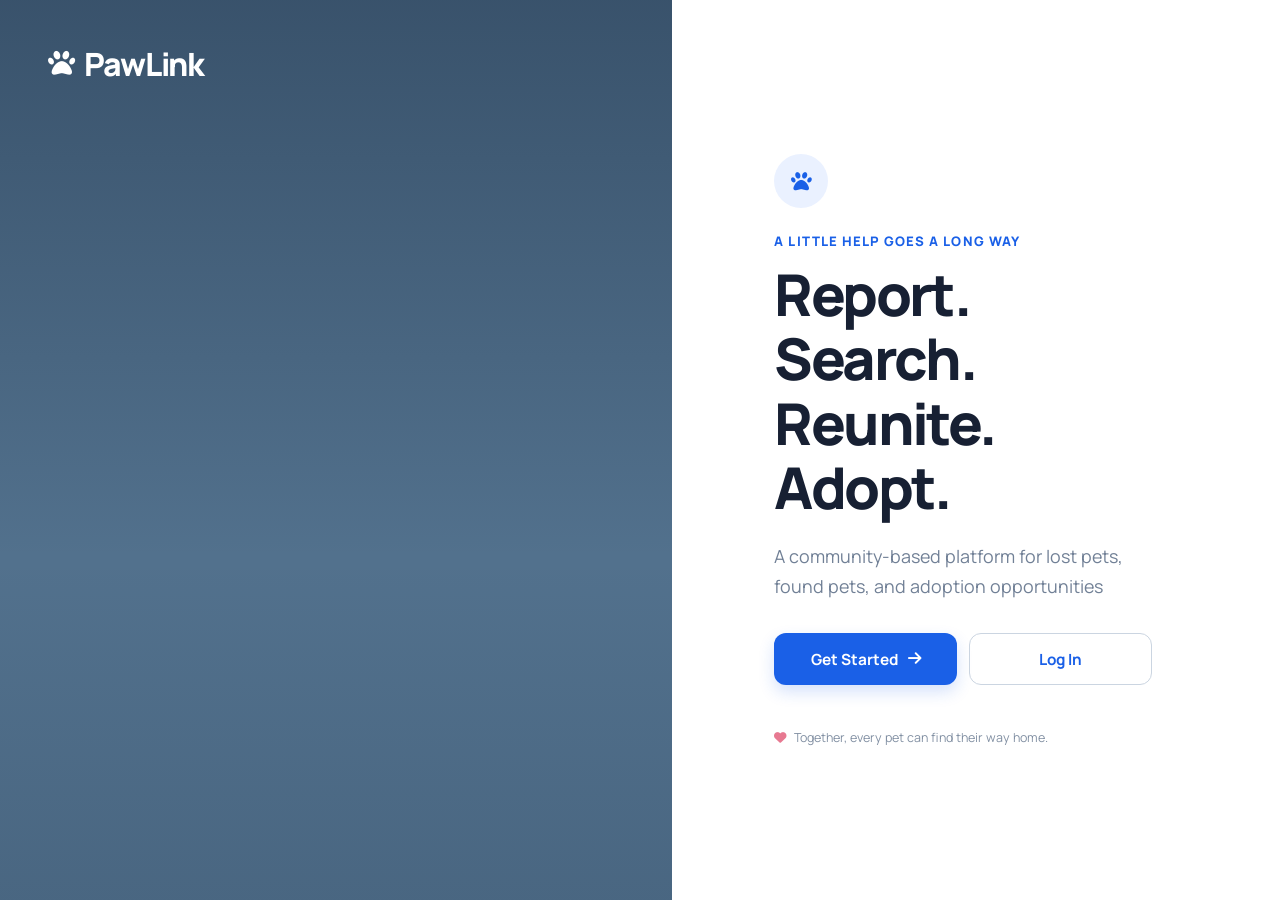
<file: index.html>
<!doctype html>
<html lang="en">
<head>
  <meta charset="utf-8">
  <meta name="viewport" content="width=device-width, initial-scale=1">
  <meta name="theme-color" content="#f8fafc">
  <meta name="description" content="PawLink connects communities to help lost pets reunite with their families and find loving homes.">
  <title>PawLink | Find your way home</title>
  <link rel="preconnect" href="https://fonts.googleapis.com">
  <link rel="preconnect" href="https://fonts.gstatic.com" crossorigin>
  <link href="https://fonts.googleapis.com/css2?family=Manrope:wght@400;500;600;700;800&display=swap" rel="stylesheet">
  <link rel="stylesheet" href="https://cdnjs.cloudflare.com/ajax/libs/font-awesome/6.5.2/css/all.min.css">
  <link rel="stylesheet" href="style.css">
</head>
<body>
  <main class="container landing-container">
    <section class="hero" aria-label="Welcome to PawLink">
      <div class="hero-image" role="img" aria-label="Happy dog enjoying time outdoors"></div>
      <div class="hero-shade"></div>
      <div class="brand brand-on-hero">
        <i class="fa-solid fa-paw" aria-hidden="true"></i>
        <span>PawLink</span>
      </div>
      <svg class="hero-wave" viewBox="0 0 414 90" preserveAspectRatio="none" aria-hidden="true">
        <path d="M0,40 C94,92 250,94 414,20 L414,90 L0,90 Z" fill="#f8fafc"></path>
      </svg>
    </section>

    <section class="landing-content">
      <div class="welcome-mark" aria-hidden="true"><i class="fa-solid fa-paw"></i></div>
      <p class="eyebrow">A little help goes a long way</p>
      <h1>Report. Search.<br>Reunite. Adopt.</h1>
      <p class="landing-subtitle">A community-based platform for lost pets, found pets, and adoption opportunities</p>
      <div class="landing-actions">
        <a class="button button-primary" href="register.html">Get Started <i class="fa-solid fa-arrow-right" aria-hidden="true"></i></a>
        <a class="button button-outline" href="login.html">Log In</a>
      </div>
      <p class="community-note"><i class="fa-solid fa-heart" aria-hidden="true"></i> Together, every pet can find their way home.</p>
    </section>
  </main>
</body>
</html>
</file>
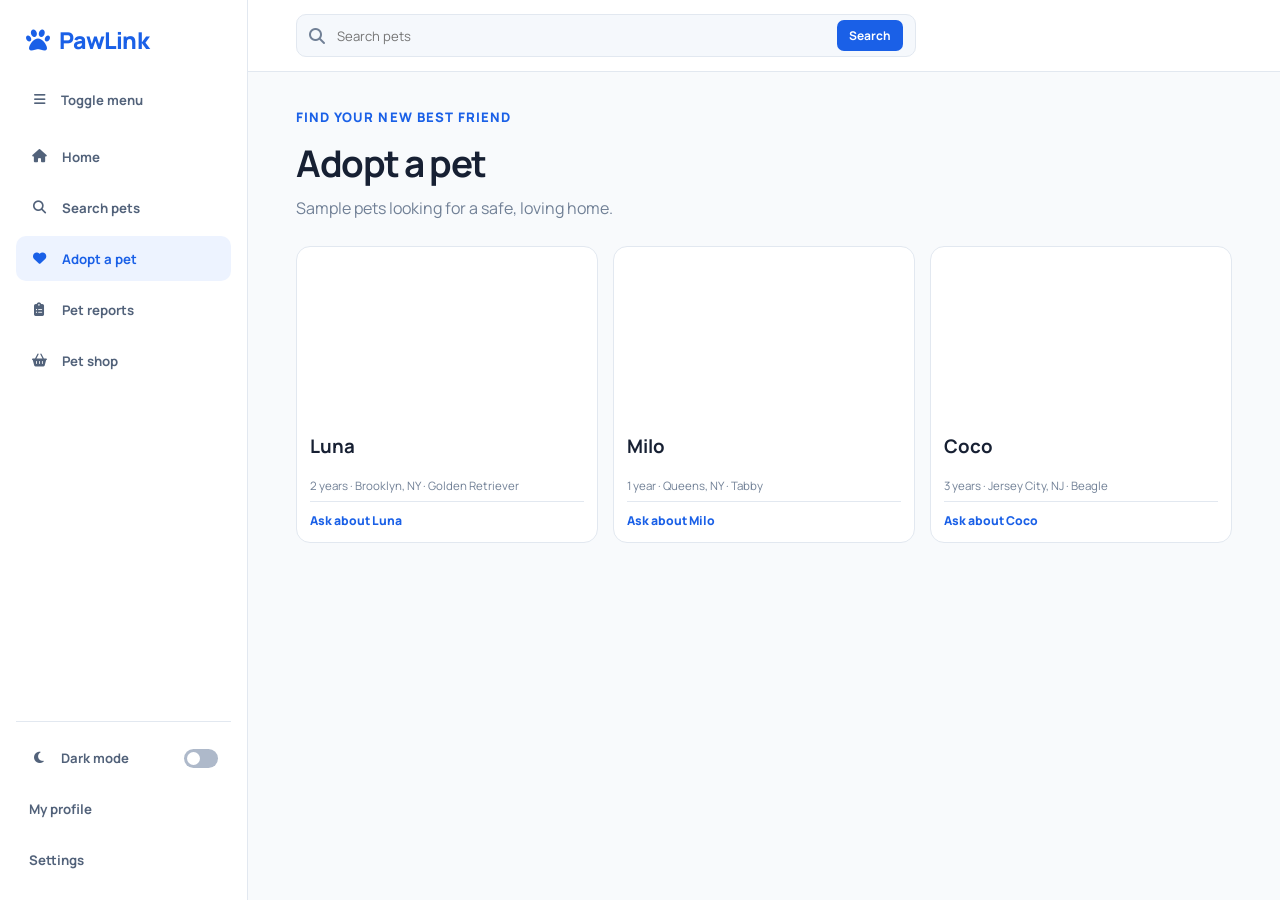
<file: adopt.html>
<!doctype html>
<html lang="en"><head><meta charset="utf-8"><meta name="viewport" content="width=device-width, initial-scale=1"><title>Adopt a pet | PawLink</title><link rel="preconnect" href="https://fonts.googleapis.com"><link rel="preconnect" href="https://fonts.gstatic.com" crossorigin><link href="https://fonts.googleapis.com/css2?family=Manrope:wght@400;500;600;700;800&display=swap" rel="stylesheet"><link rel="stylesheet" href="https://cdnjs.cloudflare.com/ajax/libs/font-awesome/6.5.2/css/all.min.css"><link rel="stylesheet" href="style.css"><link rel="stylesheet" href="dashboard.css"><link rel="stylesheet" href="mobile-nav.css"><script defer src="pawlink.js"></script></head><body><div class="app-shell"><input class="sidebar-toggle" type="checkbox" id="sidebar-toggle"><input class="theme-toggle" type="checkbox" id="theme-toggle"><aside class="sidebar"><a class="brand sidebar-brand" href="dashboard.html"><i class="fa-solid fa-paw"></i><span>PawLink</span></a><label class="sidebar-control" for="sidebar-toggle"><i class="fa-solid fa-bars"></i><span>Toggle menu</span></label><nav class="side-nav" aria-label="Main navigation"><a class="nav-link" href="dashboard.html"><i class="fa-solid fa-house"></i><span>Home</span></a><a class="nav-link" href="search.html"><i class="fa-solid fa-magnifying-glass"></i><span>Search pets</span></a><a class="nav-link active" href="adopt.html"><i class="fa-solid fa-heart"></i><span>Adopt a pet</span></a><a class="nav-link" href="reports.html"><i class="fa-solid fa-clipboard-list"></i><span>Pet reports</span></a><a class="nav-link" href="market.html"><i class="fa-solid fa-basket-shopping"></i><span>Pet shop</span></a></nav><div class="sidebar-bottom"><label class="theme-control" for="theme-toggle"><i class="fa-solid fa-moon"></i><span>Dark mode</span><span class="switch-track"></span></label><a class="nav-link" href="profile.html">My profile</a><a class="nav-link" href="settings.html">Settings</a></div></aside><label class="mobile-menu-scrim" for="sidebar-toggle" aria-label="Close navigation"></label><main class="dashboard-main"><header class="topbar"><label class="mobile-menu-button" for="sidebar-toggle" aria-label="Open menu"><i class="fa-solid fa-bars"></i></label><a class="brand mobile-brand" href="dashboard.html"><i class="fa-solid fa-paw"></i><span>PawLink</span></a><form class="topbar-search" action="search.html"><i class="fa-solid fa-magnifying-glass"></i><input name="q" type="search" placeholder="Search pets"><button>Search</button></form></header><div class="dashboard-content"><section class="page-intro"><p class="eyebrow">FIND YOUR NEW BEST FRIEND</p><h1>Adopt a pet</h1><p>Sample pets looking for a safe, loving home.</p></section><div class="pet-grid"><article class="pet-card"><div class="pet-photo photo-luna" role="img" aria-label="Golden retriever Luna"></div><div class="pet-info"><h3>Luna</h3><p>2 years · Brooklyn, NY · Golden Retriever</p><a class="pet-cta" href="mailto:hello@pawlink.example?subject=Interested%20in%20Luna">Ask about Luna</a></div></article><article class="pet-card"><div class="pet-photo photo-milo" role="img" aria-label="Tabby cat Milo"></div><div class="pet-info"><h3>Milo</h3><p>1 year · Queens, NY · Tabby</p><a class="pet-cta" href="mailto:hello@pawlink.example?subject=Interested%20in%20Milo">Ask about Milo</a></div></article><article class="pet-card"><div class="pet-photo photo-coco" role="img" aria-label="Beagle Coco"></div><div class="pet-info"><h3>Coco</h3><p>3 years · Jersey City, NJ · Beagle</p><a class="pet-cta" href="mailto:hello@pawlink.example?subject=Interested%20in%20Coco">Ask about Coco</a></div></article></div></div></main></div></body></html>
</file>
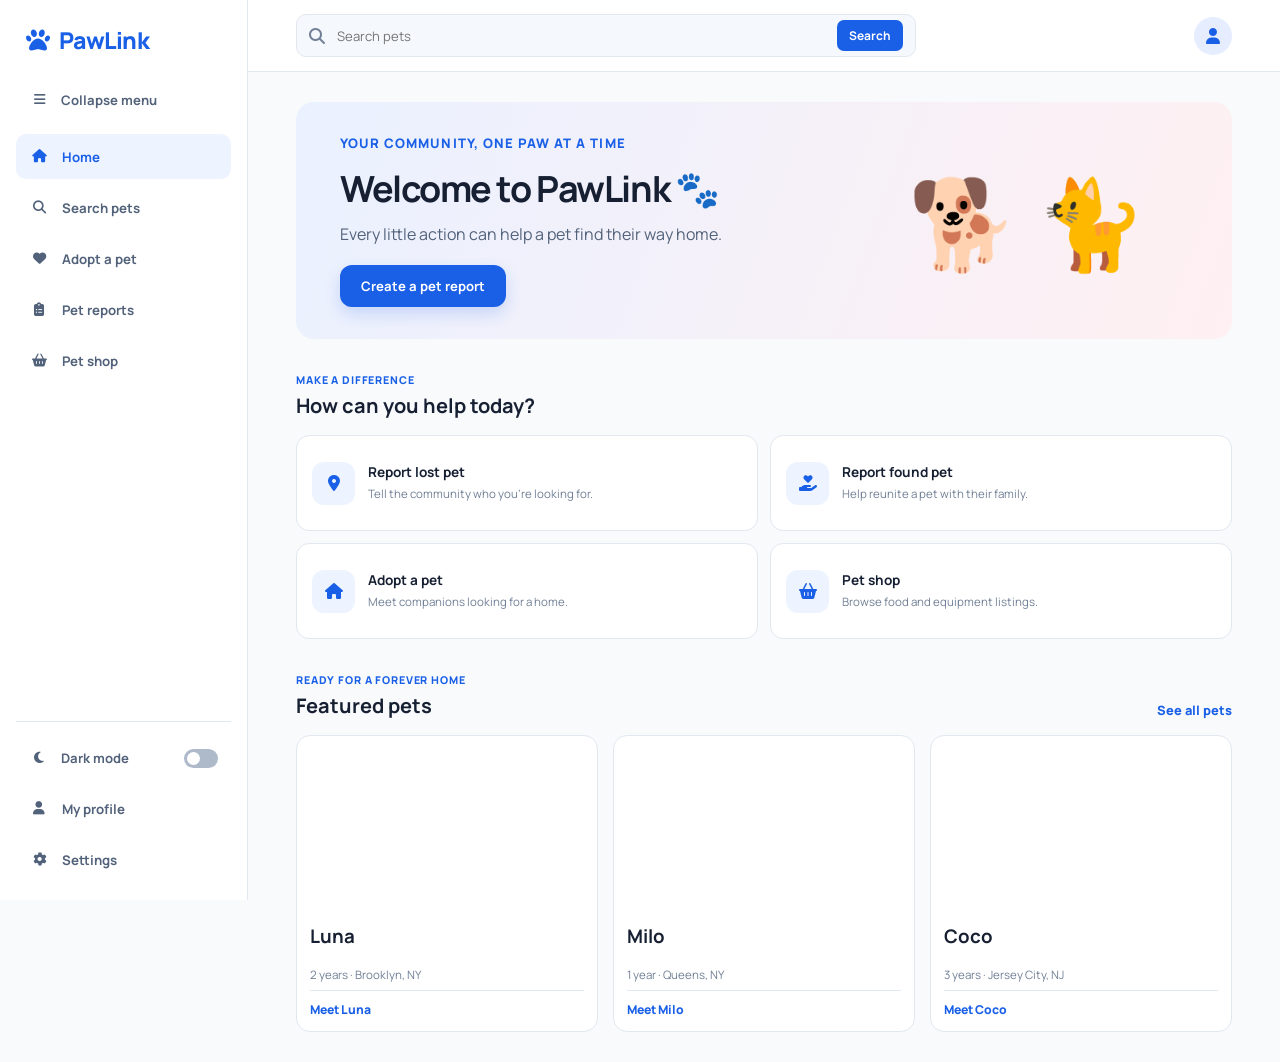
<file: dashboard.html>
<!doctype html>
<html lang="en"><head><meta charset="utf-8"><meta name="viewport" content="width=device-width, initial-scale=1"><title>Home | PawLink</title><link rel="preconnect" href="https://fonts.googleapis.com"><link rel="preconnect" href="https://fonts.gstatic.com" crossorigin><link href="https://fonts.googleapis.com/css2?family=Manrope:wght@400;500;600;700;800&display=swap" rel="stylesheet"><link rel="stylesheet" href="https://cdnjs.cloudflare.com/ajax/libs/font-awesome/6.5.2/css/all.min.css"><link rel="stylesheet" href="style.css"><link rel="stylesheet" href="dashboard.css"><link rel="stylesheet" href="mobile-nav.css"><script defer src="pawlink.js"></script></head><body><div class="app-shell" id="home"><input class="sidebar-toggle" type="checkbox" id="sidebar-toggle"><input class="theme-toggle" type="checkbox" id="theme-toggle"><aside class="sidebar"><a class="brand sidebar-brand" href="dashboard.html"><i class="fa-solid fa-paw"></i><span>PawLink</span></a><label class="sidebar-control" for="sidebar-toggle" aria-label="Toggle sidebar"><i class="fa-solid fa-bars"></i><span>Collapse menu</span></label><nav class="side-nav" aria-label="Main navigation"><a class="nav-link active" href="dashboard.html"><i class="fa-solid fa-house"></i><span>Home</span></a><a class="nav-link" href="search.html"><i class="fa-solid fa-magnifying-glass"></i><span>Search pets</span></a><a class="nav-link" href="adopt.html"><i class="fa-solid fa-heart"></i><span>Adopt a pet</span></a><a class="nav-link" href="reports.html"><i class="fa-solid fa-clipboard-list"></i><span>Pet reports</span></a><a class="nav-link" href="market.html"><i class="fa-solid fa-basket-shopping"></i><span>Pet shop</span></a></nav><div class="sidebar-bottom"><label class="theme-control" for="theme-toggle"><i class="fa-solid fa-moon"></i><span>Dark mode</span><span class="switch-track"></span></label><a class="nav-link" href="profile.html"><i class="fa-solid fa-user"></i><span>My profile</span></a><a class="nav-link" href="settings.html"><i class="fa-solid fa-gear"></i><span>Settings</span></a></div></aside><label class="mobile-menu-scrim" for="sidebar-toggle" aria-label="Close navigation"></label><main class="dashboard-main"><header class="topbar"><label class="mobile-menu-button" for="sidebar-toggle" aria-label="Open menu"><i class="fa-solid fa-bars"></i></label><a class="brand mobile-brand" href="dashboard.html"><i class="fa-solid fa-paw"></i><span>PawLink</span></a><form class="topbar-search" action="search.html"><i class="fa-solid fa-magnifying-glass"></i><input name="q" type="search" placeholder="Search pets" aria-label="Search pets"><button>Search</button></form><div class="topbar-actions"><a class="avatar" href="profile.html" aria-label="My profile"><i class="fa-solid fa-user"></i></a></div></header><div class="dashboard-content"><section class="welcome-banner"><div><p class="eyebrow">YOUR COMMUNITY, ONE PAW AT A TIME</p><h1>Welcome to PawLink 🐾</h1><p>Every little action can help a pet find their way home.</p><a class="button button-primary banner-button" href="reports.html#new-post">Create a pet report</a></div><div class="banner-art" aria-hidden="true">🐕 🐈</div></section><section class="section-block"><div class="section-heading"><div><p class="eyebrow">MAKE A DIFFERENCE</p><h2>How can you help today?</h2></div></div><div class="action-grid"><a class="action-card" href="reports.html#new-post"><span class="action-icon"><i class="fa-solid fa-location-dot"></i></span><span class="action-copy"><strong>Report lost pet</strong><small>Tell the community who you're looking for.</small></span></a><a class="action-card" href="reports.html#new-post"><span class="action-icon"><i class="fa-solid fa-hand-holding-heart"></i></span><span class="action-copy"><strong>Report found pet</strong><small>Help reunite a pet with their family.</small></span></a><a class="action-card" href="adopt.html"><span class="action-icon"><i class="fa-solid fa-house"></i></span><span class="action-copy"><strong>Adopt a pet</strong><small>Meet companions looking for a home.</small></span></a><a class="action-card" href="market.html"><span class="action-icon"><i class="fa-solid fa-basket-shopping"></i></span><span class="action-copy"><strong>Pet shop</strong><small>Browse food and equipment listings.</small></span></a></div></section><section class="section-block"><div class="section-heading"><div><p class="eyebrow">READY FOR A FOREVER HOME</p><h2>Featured pets</h2></div><a class="text-link" href="adopt.html">See all pets</a></div><div class="pet-grid"><article class="pet-card"><div class="pet-photo photo-luna" role="img" aria-label="Golden retriever Luna"></div><div class="pet-info"><h3>Luna</h3><p>2 years · Brooklyn, NY</p><a class="pet-cta" href="adopt.html">Meet Luna</a></div></article><article class="pet-card"><div class="pet-photo photo-milo" role="img" aria-label="Tabby cat Milo"></div><div class="pet-info"><h3>Milo</h3><p>1 year · Queens, NY</p><a class="pet-cta" href="adopt.html">Meet Milo</a></div></article><article class="pet-card"><div class="pet-photo photo-coco" role="img" aria-label="Beagle Coco"></div><div class="pet-info"><h3>Coco</h3><p>3 years · Jersey City, NJ</p><a class="pet-cta" href="adopt.html">Meet Coco</a></div></article></div></section></div></main></div></body></html>
</file>
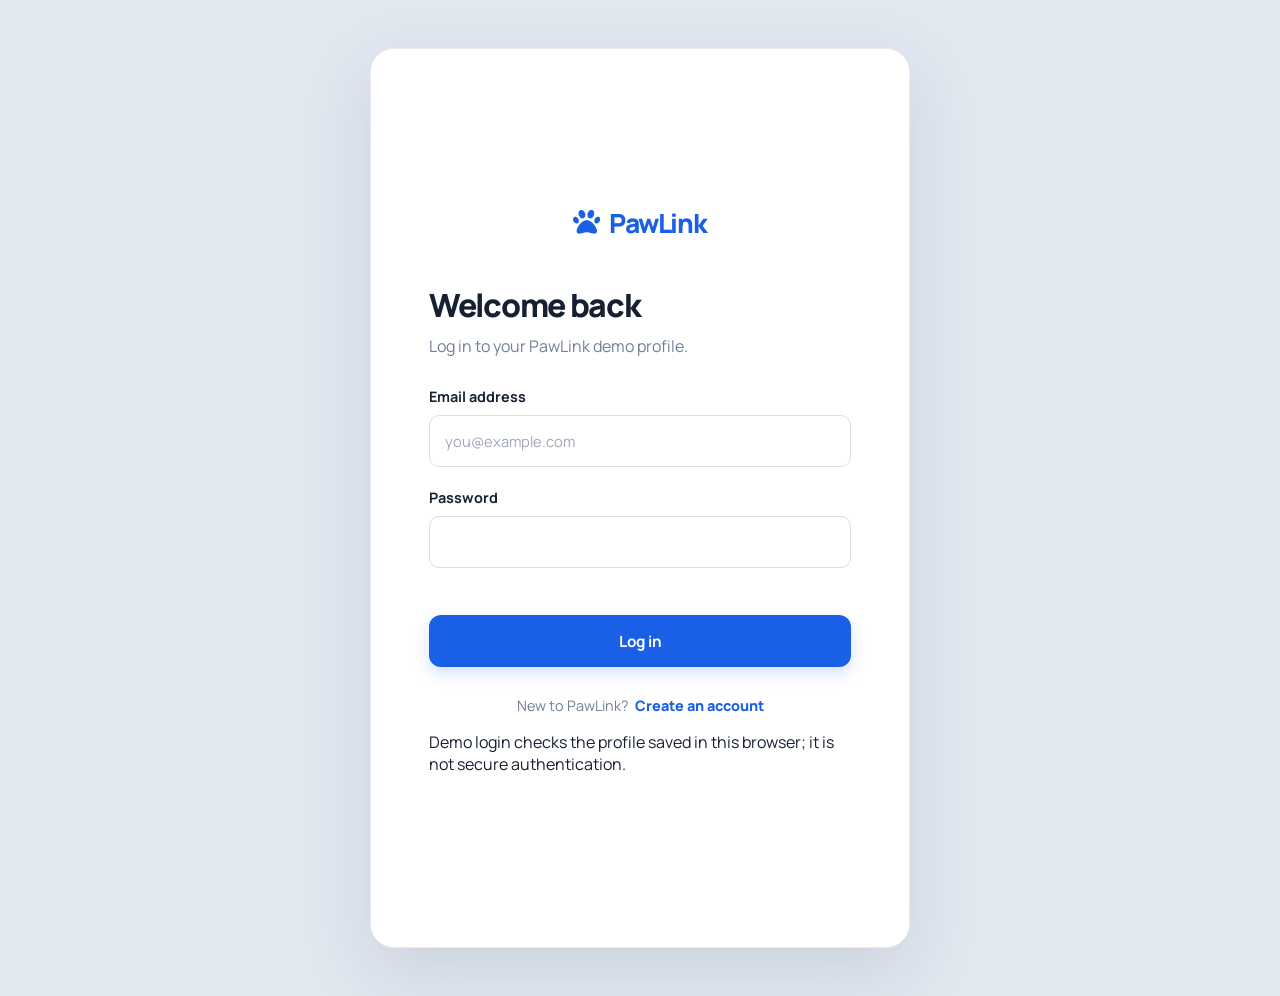
<file: login.html>
<!doctype html>
<html lang="en"><head><meta charset="utf-8"><meta name="viewport" content="width=device-width, initial-scale=1"><title>Log In | PawLink</title><link rel="preconnect" href="https://fonts.googleapis.com"><link rel="preconnect" href="https://fonts.gstatic.com" crossorigin><link href="https://fonts.googleapis.com/css2?family=Manrope:wght@400;500;600;700;800&display=swap" rel="stylesheet"><link rel="stylesheet" href="https://cdnjs.cloudflare.com/ajax/libs/font-awesome/6.5.2/css/all.min.css"><link rel="stylesheet" href="style.css"><link rel="stylesheet" href="dashboard.css"><script defer src="pawlink.js"></script></head><body><main class="container login-container"><a class="brand login-brand" href="index.html"><i class="fa-solid fa-paw"></i><span>PawLink</span></a><section class="login-content"><div class="login-heading"><h1>Welcome back</h1><p>Log in to your PawLink demo profile.</p></div><form class="login-form" id="login-form"><label for="email">Email address</label><input id="email" name="email" type="email" autocomplete="username" placeholder="you@example.com" required><label for="password">Password</label><input id="password" name="password" type="password" autocomplete="current-password" required><p id="login-message" class="form-note" role="status"></p><button class="button button-primary submit-button" type="submit">Log in</button></form><p class="signup-prompt">New to PawLink? <a class="text-link" href="register.html">Create an account</a></p><p class="demo-note">Demo login checks the profile saved in this browser; it is not secure authentication.</p></section></main></body></html>
</file>
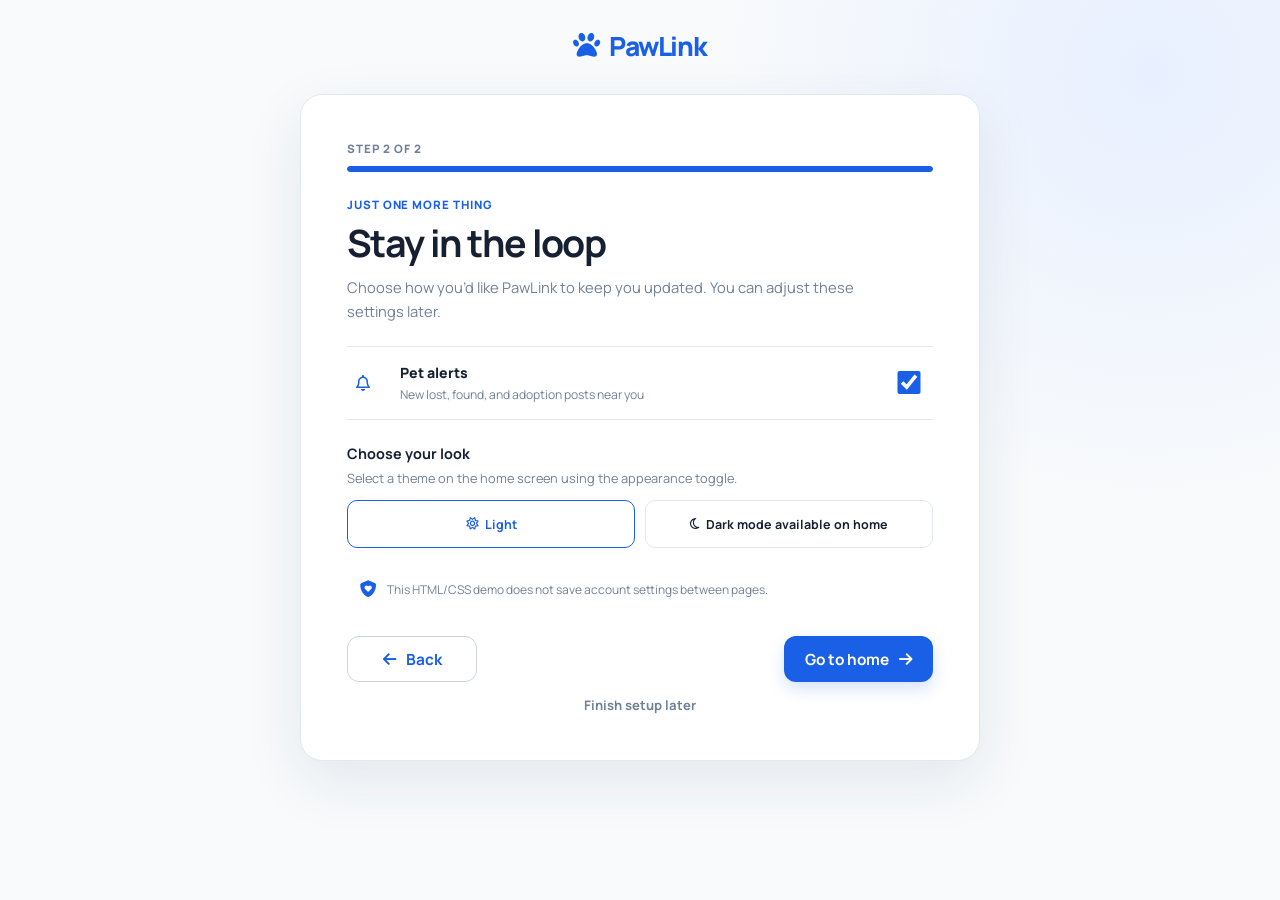
<file: onboarding-notifications.html>
<!doctype html>
<html lang="en">
<head>
  <meta charset="utf-8"><meta name="viewport" content="width=device-width, initial-scale=1"><meta name="description" content="Set PawLink notifications and theme.">
  <title>Notifications and appearance | PawLink</title>
  <link rel="preconnect" href="https://fonts.googleapis.com"><link rel="preconnect" href="https://fonts.gstatic.com" crossorigin><link href="https://fonts.googleapis.com/css2?family=Manrope:wght@400;500;600;700;800&display=swap" rel="stylesheet">
  <link rel="stylesheet" href="https://cdnjs.cloudflare.com/ajax/libs/font-awesome/6.5.2/css/all.min.css"><link rel="stylesheet" href="style.css"><link rel="stylesheet" href="dashboard.css"><link rel="stylesheet" href="css-only.css"><link rel="stylesheet" href="onboarding.css">
</head>
<body>
  <main class="setup-page">
    <a class="brand setup-brand" href="index.html"><i class="fa-solid fa-paw" aria-hidden="true"></i><span>PawLink</span></a>
    <section class="setup-card" aria-labelledby="setup-title">
      <p class="setup-progress">STEP 2 OF 2 <span class="progress-track"><span></span></span></p>
      <p class="eyebrow">Just one more thing</p><h1 id="setup-title">Stay in the loop</h1><p class="setup-copy">Choose how you’d like PawLink to keep you updated. You can adjust these settings later.</p>
      <label class="setting-row"><span class="setting-icon"><i class="fa-regular fa-bell"></i></span><span class="setting-text"><strong>Pet alerts</strong><small>New lost, found, and adoption posts near you</small></span><input type="checkbox" checked aria-label="Enable pet alerts"></label>
      <div class="theme-choice"><strong>Choose your look</strong><p>Select a theme on the home screen using the appearance toggle.</p><div class="theme-buttons"><a class="theme-choice-button selected" href="dashboard.html?view=home-v2"><i class="fa-regular fa-sun"></i> Light</a><a class="theme-choice-button" href="dashboard.html?view=home-v2"><i class="fa-regular fa-moon"></i> Dark mode available on home</a></div></div>
      <div class="setup-summary"><i class="fa-solid fa-shield-heart"></i><span>This HTML/CSS demo does not save account settings between pages.</span></div>
      <div class="setup-actions"><a class="button button-outline" href="onboarding.html"><i class="fa-solid fa-arrow-left"></i> Back</a><a class="button button-primary" href="dashboard.html?view=home-v2">Go to home <i class="fa-solid fa-arrow-right"></i></a></div>
      <p class="setup-skip"><a href="dashboard.html?view=home-v2">Finish setup later</a></p>
    </section>
  </main>
</body>
</html>
</file>
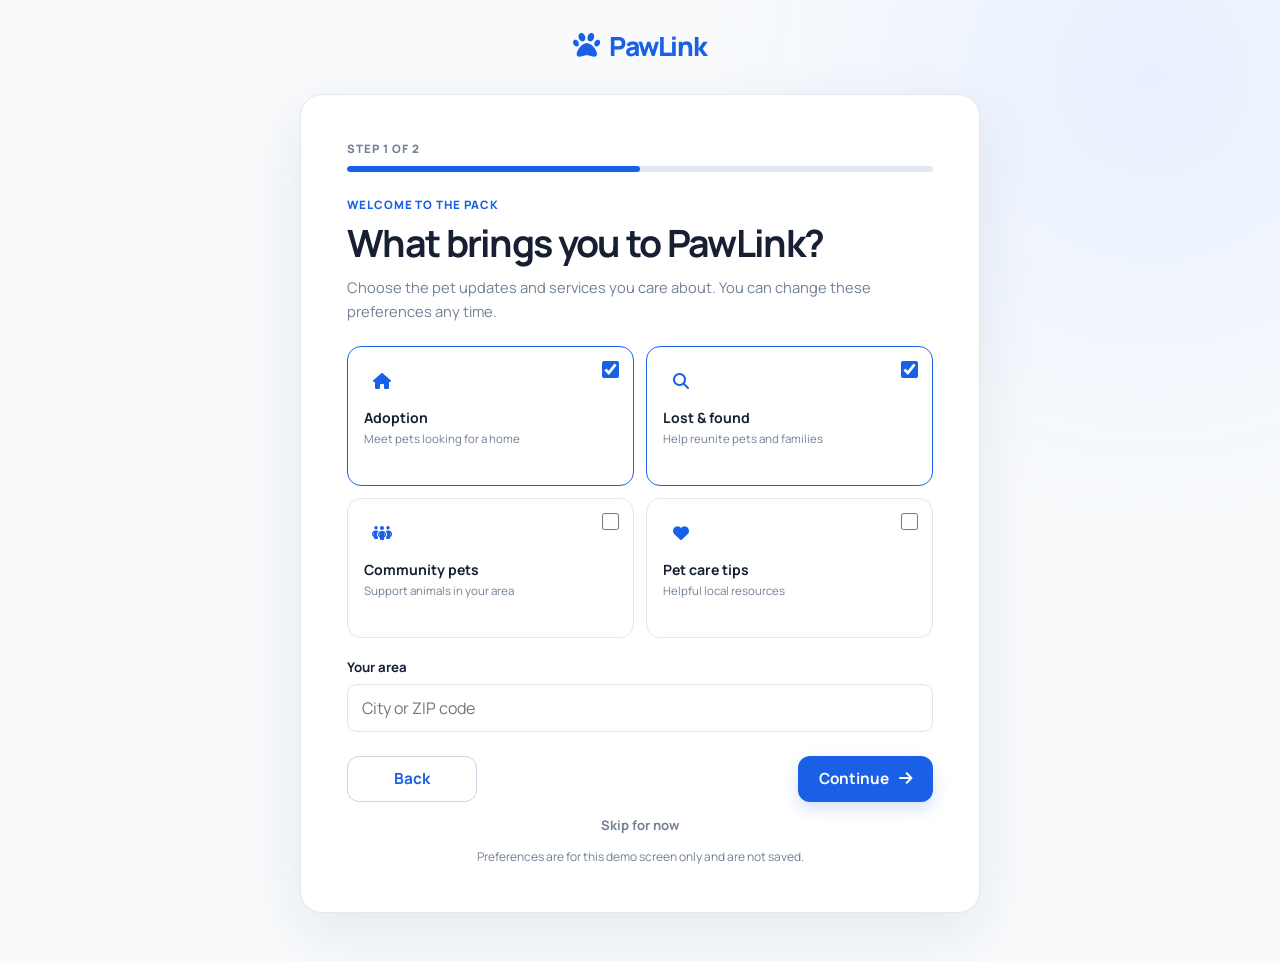
<file: onboarding.html>
<!doctype html>
<html lang="en">
<head>
  <meta charset="utf-8"><meta name="viewport" content="width=device-width, initial-scale=1"><meta name="description" content="Choose your PawLink interests.">
  <title>Make PawLink yours | PawLink</title>
  <link rel="preconnect" href="https://fonts.googleapis.com"><link rel="preconnect" href="https://fonts.gstatic.com" crossorigin><link href="https://fonts.googleapis.com/css2?family=Manrope:wght@400;500;600;700;800&display=swap" rel="stylesheet">
  <link rel="stylesheet" href="https://cdnjs.cloudflare.com/ajax/libs/font-awesome/6.5.2/css/all.min.css"><link rel="stylesheet" href="style.css"><link rel="stylesheet" href="dashboard.css"><link rel="stylesheet" href="css-only.css"><link rel="stylesheet" href="onboarding.css">
</head>
<body>
  <main class="setup-page">
    <a class="brand setup-brand" href="index.html"><i class="fa-solid fa-paw" aria-hidden="true"></i><span>PawLink</span></a>
    <section class="setup-card" aria-labelledby="setup-title">
      <p class="setup-progress">STEP 1 OF 2 <span class="progress-track"><span></span></span></p>
      <p class="eyebrow">Welcome to the pack</p><h1 id="setup-title">What brings you to PawLink?</h1><p class="setup-copy">Choose the pet updates and services you care about. You can change these preferences any time.</p>
      <div class="preference-grid">
        <label class="preference-option"><input type="checkbox" checked><span class="preference-icon"><i class="fa-solid fa-house"></i></span><strong>Adoption</strong><small>Meet pets looking for a home</small></label>
        <label class="preference-option"><input type="checkbox" checked><span class="preference-icon"><i class="fa-solid fa-magnifying-glass"></i></span><strong>Lost &amp; found</strong><small>Help reunite pets and families</small></label>
        <label class="preference-option"><input type="checkbox"><span class="preference-icon"><i class="fa-solid fa-people-group"></i></span><strong>Community pets</strong><small>Support animals in your area</small></label>
        <label class="preference-option"><input type="checkbox"><span class="preference-icon"><i class="fa-solid fa-heart"></i></span><strong>Pet care tips</strong><small>Helpful local resources</small></label>
      </div>
      <div class="setup-field"><label for="setup-location">Your area</label><input id="setup-location" type="text" placeholder="City or ZIP code" autocomplete="address-level2"></div>
      <div class="setup-actions"><a class="button button-outline" href="register.html">Back</a><a class="button button-primary" href="onboarding-notifications.html">Continue <i class="fa-solid fa-arrow-right"></i></a></div>
      <p class="setup-skip"><a href="dashboard.html?view=home-v2">Skip for now</a></p>
      <p class="demo-note">Preferences are for this demo screen only and are not saved.</p>
    </section>
  </main>
</body>
</html>
</file>
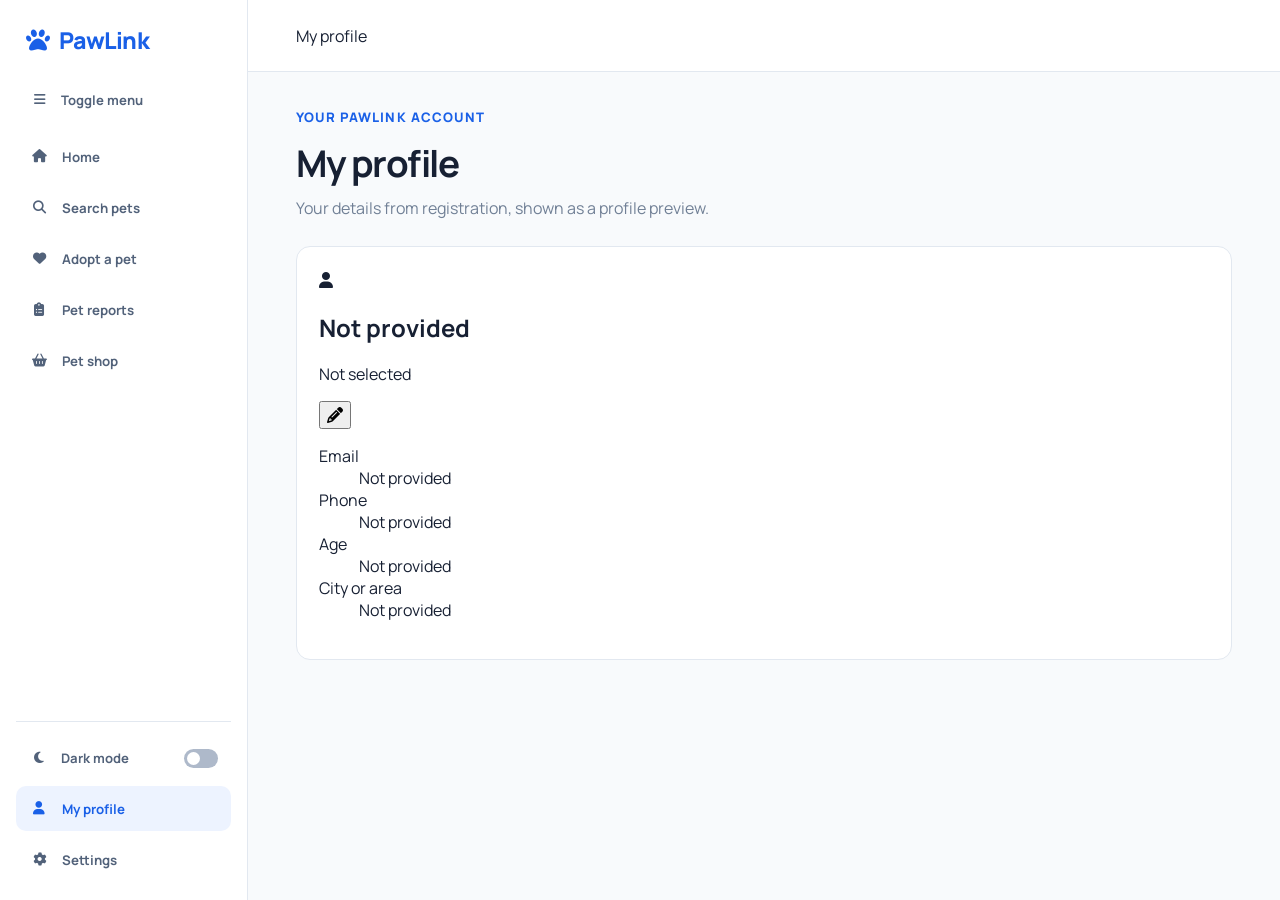
<file: profile.html>
<!doctype html>
<html lang="en"><head><meta charset="utf-8"><meta name="viewport" content="width=device-width, initial-scale=1"><title>My profile | PawLink</title><link rel="preconnect" href="https://fonts.googleapis.com"><link rel="preconnect" href="https://fonts.gstatic.com" crossorigin><link href="https://fonts.googleapis.com/css2?family=Manrope:wght@400;500;600;700;800&display=swap" rel="stylesheet"><link rel="stylesheet" href="https://cdnjs.cloudflare.com/ajax/libs/font-awesome/6.5.2/css/all.min.css"><link rel="stylesheet" href="style.css"><link rel="stylesheet" href="dashboard.css"><link rel="stylesheet" href="mobile-nav.css"><script defer src="pawlink.js"></script></head><body><div class="app-shell"><input class="sidebar-toggle" type="checkbox" id="sidebar-toggle"><input class="theme-toggle" type="checkbox" id="theme-toggle"><aside class="sidebar"><a class="brand sidebar-brand" href="dashboard.html"><i class="fa-solid fa-paw"></i><span>PawLink</span></a><label class="sidebar-control" for="sidebar-toggle"><i class="fa-solid fa-bars"></i><span>Toggle menu</span></label><nav class="side-nav" aria-label="Main navigation"><a class="nav-link" href="dashboard.html"><i class="fa-solid fa-house"></i><span>Home</span></a><a class="nav-link" href="search.html"><i class="fa-solid fa-magnifying-glass"></i><span>Search pets</span></a><a class="nav-link" href="adopt.html"><i class="fa-solid fa-heart"></i><span>Adopt a pet</span></a><a class="nav-link" href="reports.html"><i class="fa-solid fa-clipboard-list"></i><span>Pet reports</span></a><a class="nav-link" href="market.html"><i class="fa-solid fa-basket-shopping"></i><span>Pet shop</span></a></nav><div class="sidebar-bottom"><label class="theme-control" for="theme-toggle"><i class="fa-solid fa-moon"></i><span>Dark mode</span><span class="switch-track"></span></label><a class="nav-link active" href="profile.html"><i class="fa-solid fa-user"></i><span>My profile</span></a><a class="nav-link" href="settings.html"><i class="fa-solid fa-gear"></i><span>Settings</span></a></div></aside><label class="mobile-menu-scrim" for="sidebar-toggle" aria-label="Close navigation"></label><main class="dashboard-main"><header class="topbar"><label class="mobile-menu-button" for="sidebar-toggle" aria-label="Open menu"><i class="fa-solid fa-bars"></i></label><a class="brand mobile-brand" href="dashboard.html"><i class="fa-solid fa-paw"></i><span>PawLink</span></a><span>My profile</span></header><div class="dashboard-content"><section class="page-intro"><p class="eyebrow">YOUR PAWLINK ACCOUNT</p><h1>My profile</h1><p>Your details from registration, shown as a profile preview.</p></section><section class="content-card profile-card"><div id="profile-preview"><div class="profile-heading"><span class="profile-avatar"><i class="fa-solid fa-user"></i></span><div><h2 data-profile="name">Not provided</h2><p data-profile="interest">Not selected</p></div><button id="profile-edit-button" class="icon-button" type="button" aria-label="Edit profile"><i class="fa-solid fa-pencil"></i></button></div><dl class="profile-details"><div><dt>Email</dt><dd data-profile="email">Not provided</dd></div><div><dt>Phone</dt><dd data-profile="phone">Not provided</dd></div><div><dt>Age</dt><dd data-profile="age">Not provided</dd></div><div><dt>City or area</dt><dd data-profile="city">Not provided</dd></div></dl></div><div id="profile-edit" hidden><h2>Edit profile</h2><form id="profile-edit-form"><div class="form-grid"><div class="form-field"><label for="profile-name">Full name</label><input id="profile-name" name="name" required autocomplete="name"></div><div class="form-field"><label for="profile-email">Email</label><input id="profile-email" name="email" type="email" required autocomplete="email"></div><div class="form-field"><label for="profile-phone">Phone</label><input id="profile-phone" name="phone" type="tel" autocomplete="tel"></div><div class="form-field"><label for="profile-age">Age</label><input id="profile-age" name="age" type="number" min="13" max="120"></div><div class="form-field"><label for="profile-city">City or area</label><input id="profile-city" name="city" autocomplete="address-level2"></div><div class="form-field"><label for="profile-interest">Interested in</label><select id="profile-interest" name="interest"><option>Adoption</option><option>Lost and found pets</option><option>Helping my community</option></select></div></div><div class="profile-form-actions"><button class="button button-primary" type="submit">Save profile</button><button class="button button-outline" id="profile-cancel-button" type="button">Cancel</button></div></form></div></section></div></main></div></body></html>
</file>
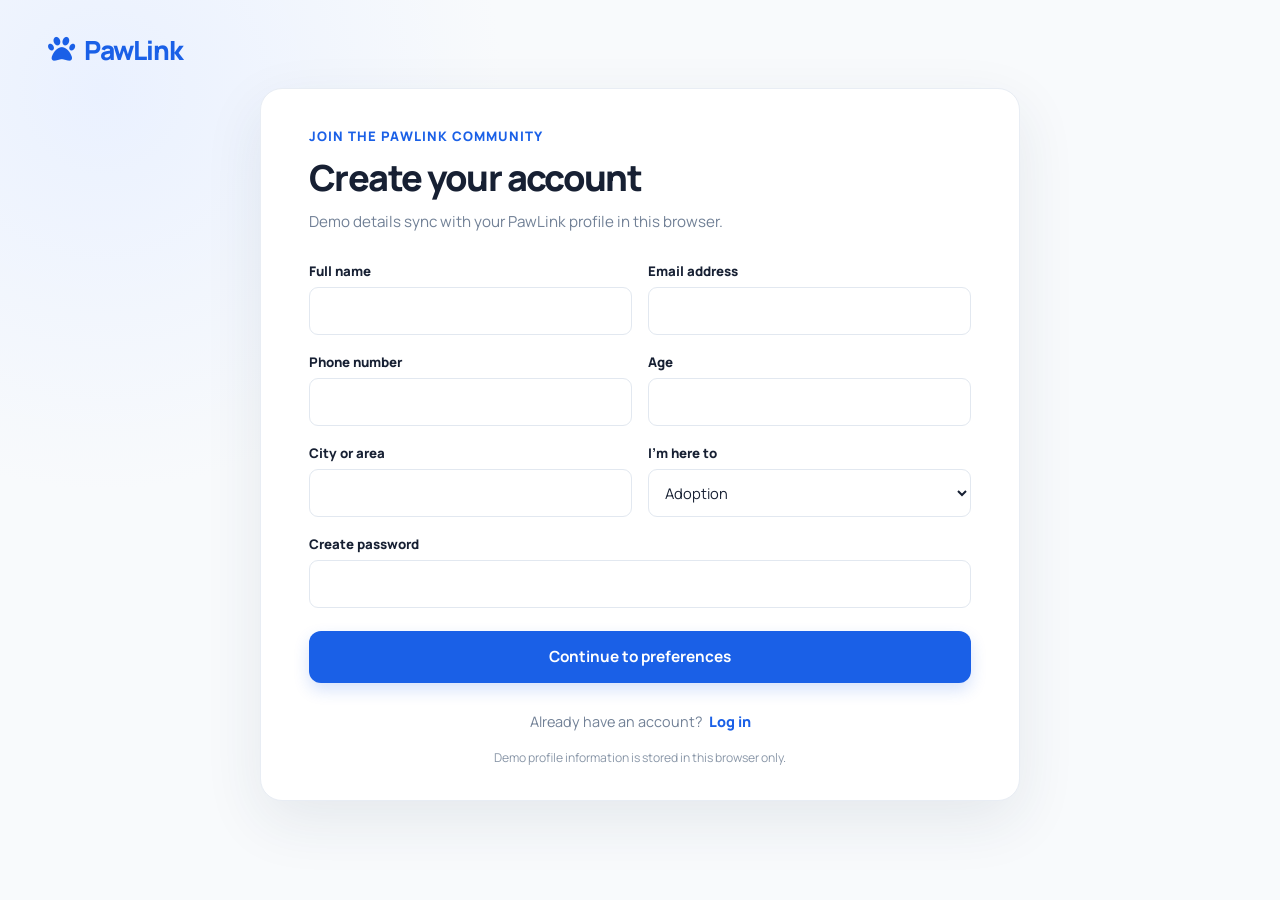
<file: register.html>
<!doctype html>
<html lang="en"><head><meta charset="utf-8"><meta name="viewport" content="width=device-width, initial-scale=1"><title>Create an Account | PawLink</title><link rel="preconnect" href="https://fonts.googleapis.com"><link rel="preconnect" href="https://fonts.gstatic.com" crossorigin><link href="https://fonts.googleapis.com/css2?family=Manrope:wght@400;500;600;700;800&display=swap" rel="stylesheet"><link rel="stylesheet" href="https://cdnjs.cloudflare.com/ajax/libs/font-awesome/6.5.2/css/all.min.css"><link rel="stylesheet" href="style.css"><link rel="stylesheet" href="dashboard.css"><script defer src="pawlink.js"></script></head><body><main class="container register-container"><a class="brand register-brand" href="index.html"><i class="fa-solid fa-paw"></i><span>PawLink</span></a><section class="register-content"><div class="register-heading"><p class="eyebrow">Join the PawLink community</p><h1>Create your account</h1><p>Demo details sync with your PawLink profile in this browser.</p></div><form class="register-form" id="register-form"><div class="form-field"><label for="full-name">Full name</label><input id="full-name" name="name" autocomplete="name" required></div><div class="form-field"><label for="email">Email address</label><input id="email" name="email" type="email" autocomplete="email" required></div><div class="form-field"><label for="phone">Phone number</label><input id="phone" name="phone" type="tel" autocomplete="tel"></div><div class="form-field"><label for="age">Age</label><input id="age" name="age" type="number" min="13" max="120"></div><div class="form-field"><label for="city">City or area</label><input id="city" name="city" autocomplete="address-level2"></div><div class="form-field"><label for="interest">I'm here to</label><select id="interest" name="interest"><option>Adoption</option><option>Lost and found pets</option><option>Helping my community</option></select></div><div class="form-field form-field-full"><label for="password">Create password</label><input id="password" name="password" type="password" minlength="8" autocomplete="new-password" required></div><button class="button button-primary submit-button form-field-full" type="submit">Continue to preferences</button></form><p class="signup-prompt">Already have an account? <a class="text-link" href="login.html">Log in</a></p><p class="privacy-note">Demo profile information is stored in this browser only.</p></section></main></body></html>
</file>
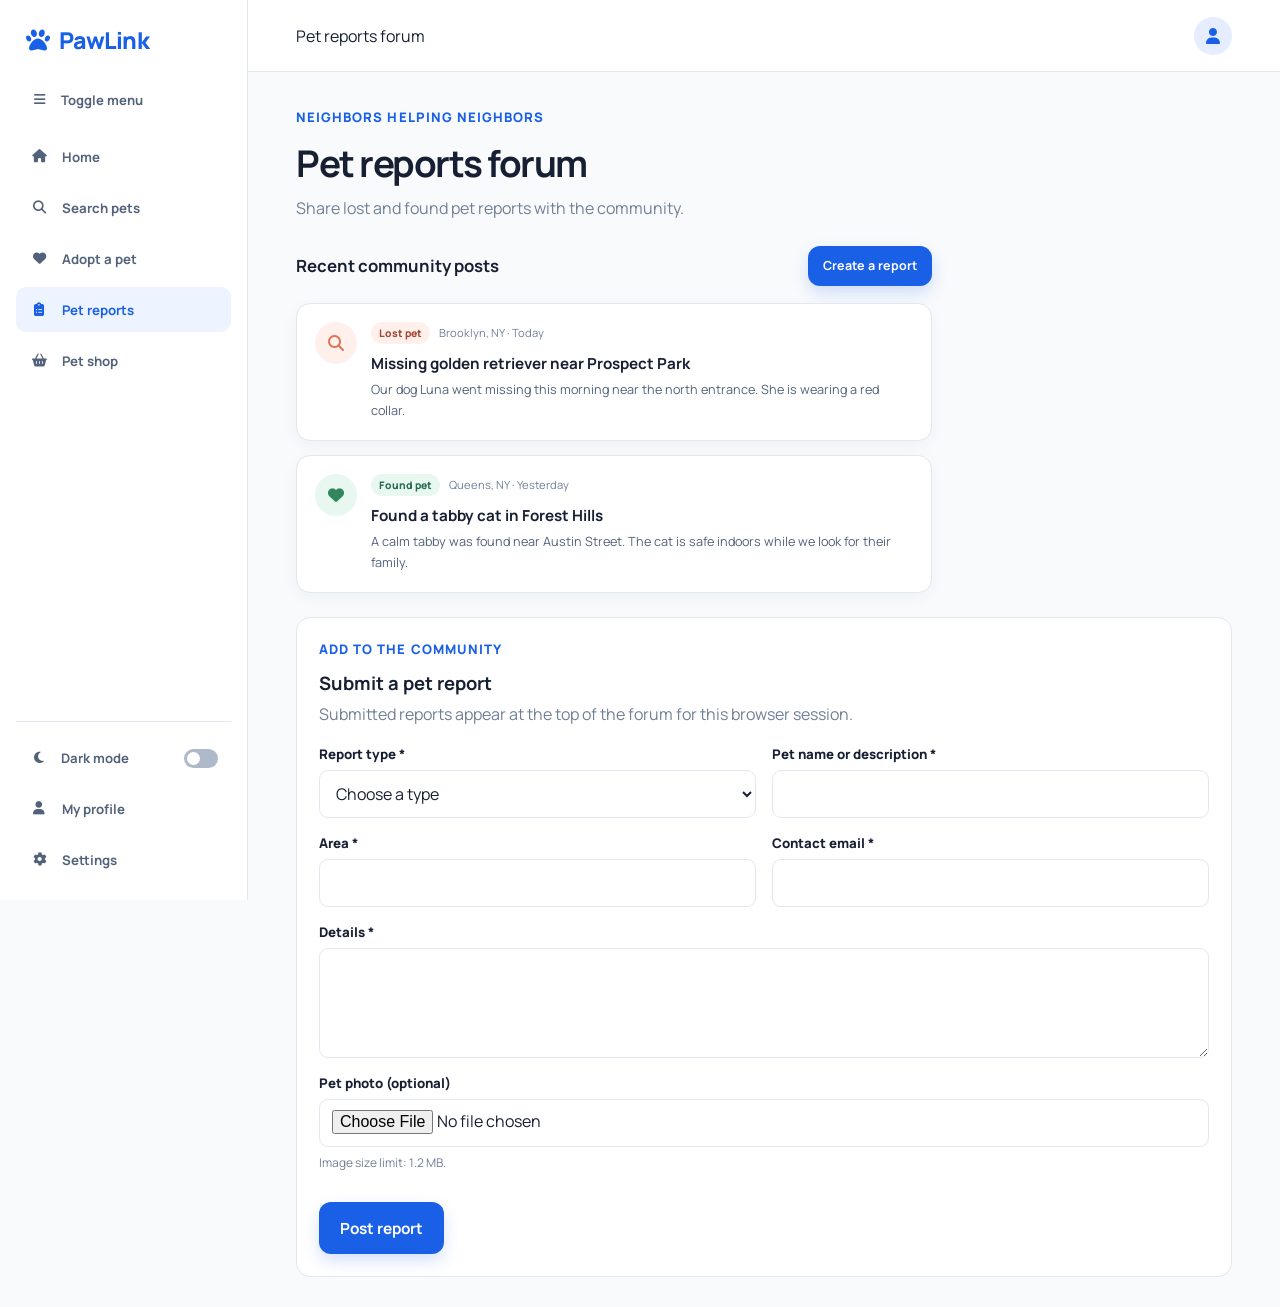
<file: reports.html>
<!doctype html>
<html lang="en"><head><meta charset="utf-8"><meta name="viewport" content="width=device-width, initial-scale=1"><title>Pet reports | PawLink</title><link rel="preconnect" href="https://fonts.googleapis.com"><link rel="preconnect" href="https://fonts.gstatic.com" crossorigin><link href="https://fonts.googleapis.com/css2?family=Manrope:wght@400;500;600;700;800&display=swap" rel="stylesheet"><link rel="stylesheet" href="https://cdnjs.cloudflare.com/ajax/libs/font-awesome/6.5.2/css/all.min.css"><link rel="stylesheet" href="style.css"><link rel="stylesheet" href="dashboard.css"><link rel="stylesheet" href="community.css"><link rel="stylesheet" href="mobile-nav.css"><script defer src="pawlink.js"></script></head><body><div class="app-shell"><input class="sidebar-toggle" type="checkbox" id="sidebar-toggle"><input class="theme-toggle" type="checkbox" id="theme-toggle"><aside class="sidebar"><a class="brand sidebar-brand" href="dashboard.html"><i class="fa-solid fa-paw"></i><span>PawLink</span></a><label class="sidebar-control" for="sidebar-toggle"><i class="fa-solid fa-bars"></i><span>Toggle menu</span></label><nav class="side-nav" aria-label="Main navigation"><a class="nav-link" href="dashboard.html"><i class="fa-solid fa-house"></i><span>Home</span></a><a class="nav-link" href="search.html"><i class="fa-solid fa-magnifying-glass"></i><span>Search pets</span></a><a class="nav-link" href="adopt.html"><i class="fa-solid fa-heart"></i><span>Adopt a pet</span></a><a class="nav-link active" href="reports.html"><i class="fa-solid fa-clipboard-list"></i><span>Pet reports</span></a><a class="nav-link" href="market.html"><i class="fa-solid fa-basket-shopping"></i><span>Pet shop</span></a></nav><div class="sidebar-bottom"><label class="theme-control" for="theme-toggle"><i class="fa-solid fa-moon"></i><span>Dark mode</span><span class="switch-track"></span></label><a class="nav-link" href="profile.html"><i class="fa-solid fa-user"></i><span>My profile</span></a><a class="nav-link" href="settings.html"><i class="fa-solid fa-gear"></i><span>Settings</span></a></div></aside><label class="mobile-menu-scrim" for="sidebar-toggle" aria-label="Close navigation"></label><main class="dashboard-main"><header class="topbar"><label class="mobile-menu-button" for="sidebar-toggle" aria-label="Open menu"><i class="fa-solid fa-bars"></i></label><a class="brand mobile-brand" href="dashboard.html"><i class="fa-solid fa-paw"></i><span>PawLink</span></a><span>Pet reports forum</span><div class="topbar-actions"><a class="avatar" href="profile.html" aria-label="My profile"><i class="fa-solid fa-user"></i></a></div></header><div class="dashboard-content"><section class="page-intro"><p class="eyebrow">NEIGHBORS HELPING NEIGHBORS</p><h1>Pet reports forum</h1><p>Share lost and found pet reports with the community.</p></section><section class="forum-layout"><div class="forum-main" id="forum-posts"><div class="forum-toolbar"><h2>Recent community posts</h2><a class="button button-primary" href="#new-post">Create a report</a></div><article class="forum-post"><div class="post-avatar lost-avatar"><i class="fa-solid fa-magnifying-glass"></i></div><div class="post-body"><div class="post-meta"><span class="post-label lost-label">Lost pet</span><span>Brooklyn, NY · Today</span></div><h3>Missing golden retriever near Prospect Park</h3><p>Our dog Luna went missing this morning near the north entrance. She is wearing a red collar.</p></div></article><article class="forum-post"><div class="post-avatar found-avatar"><i class="fa-solid fa-heart"></i></div><div class="post-body"><div class="post-meta"><span class="post-label found-label">Found pet</span><span>Queens, NY · Yesterday</span></div><h3>Found a tabby cat in Forest Hills</h3><p>A calm tabby was found near Austin Street. The cat is safe indoors while we look for their family.</p></div></article></div></section><section class="content-card new-post-card" id="new-post"><div class="page-intro"><p class="eyebrow">ADD TO THE COMMUNITY</p><h2>Submit a pet report</h2><p>Submitted reports appear at the top of the forum for this browser session.</p></div><form id="report-form"><div class="form-grid"><div class="form-field"><label for="report-type">Report type *</label><select id="report-type" name="type" required><option value="">Choose a type</option><option>Lost pet</option><option>Found pet</option></select></div><div class="form-field"><label for="report-pet">Pet name or description *</label><input id="report-pet" name="pet" required></div><div class="form-field"><label for="report-area">Area *</label><input id="report-area" name="area" required></div><div class="form-field"><label for="report-contact">Contact email *</label><input id="report-contact" name="contact" type="email" required></div><div class="form-field full"><label for="report-details">Details *</label><textarea id="report-details" name="details" required></textarea></div><div class="form-field full"><label for="report-image">Pet photo (optional)</label><input id="report-image" name="image" type="file" accept="image/*"><small class="form-note">Image size limit: 1.2 MB.</small></div></div><p id="report-status" class="form-note" role="status"></p><button class="button button-primary form-submit" type="submit">Post report</button></form></section></div></main></div></body></html>
</file>
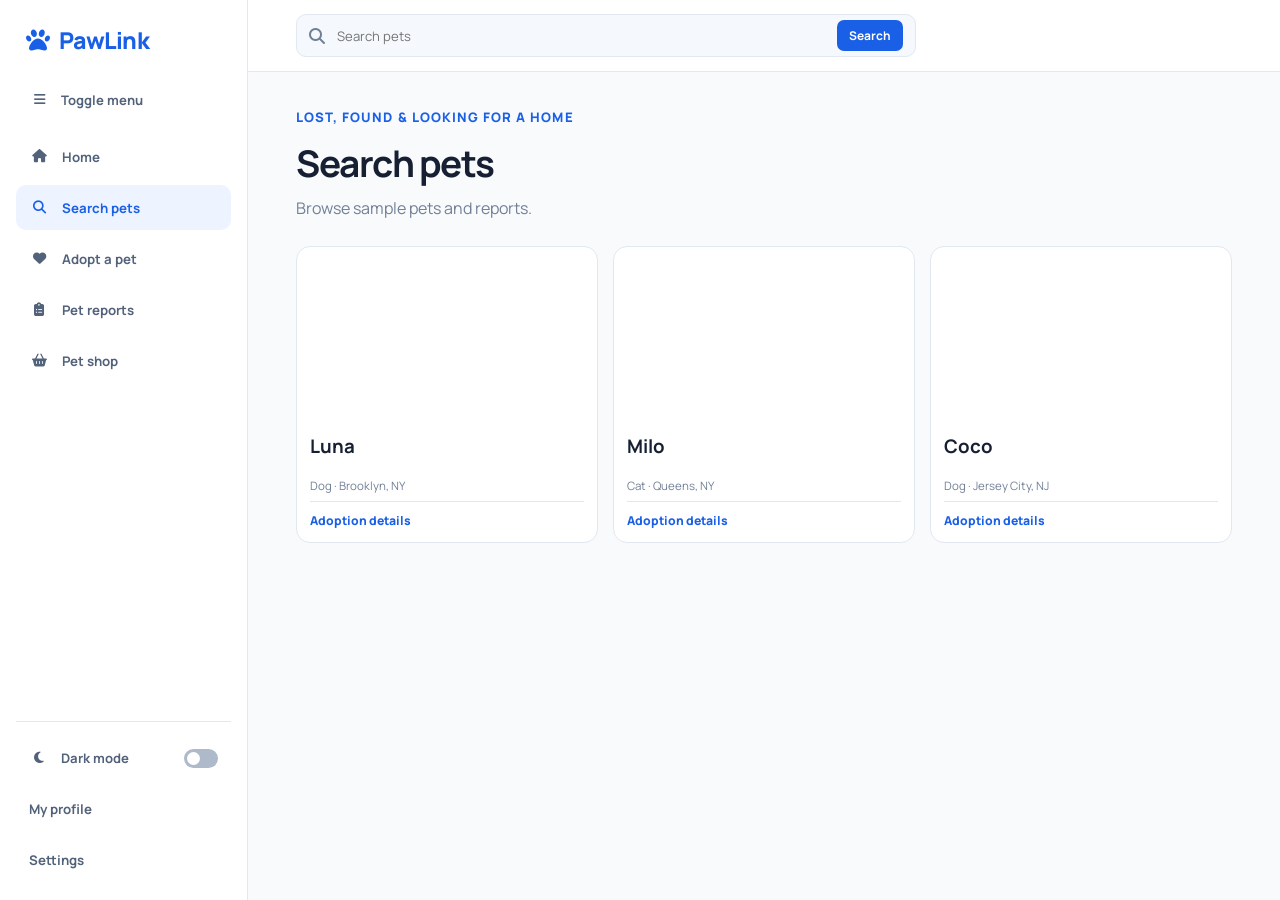
<file: search.html>
<!doctype html>
<html lang="en"><head><meta charset="utf-8"><meta name="viewport" content="width=device-width, initial-scale=1"><title>Search pets | PawLink</title><link rel="preconnect" href="https://fonts.googleapis.com"><link rel="preconnect" href="https://fonts.gstatic.com" crossorigin><link href="https://fonts.googleapis.com/css2?family=Manrope:wght@400;500;600;700;800&display=swap" rel="stylesheet"><link rel="stylesheet" href="https://cdnjs.cloudflare.com/ajax/libs/font-awesome/6.5.2/css/all.min.css"><link rel="stylesheet" href="style.css"><link rel="stylesheet" href="dashboard.css"><link rel="stylesheet" href="mobile-nav.css"><script defer src="pawlink.js"></script></head><body><div class="app-shell"><input class="sidebar-toggle" type="checkbox" id="sidebar-toggle"><input class="theme-toggle" type="checkbox" id="theme-toggle"><aside class="sidebar"><a class="brand sidebar-brand" href="dashboard.html"><i class="fa-solid fa-paw"></i><span>PawLink</span></a><label class="sidebar-control" for="sidebar-toggle"><i class="fa-solid fa-bars"></i><span>Toggle menu</span></label><nav class="side-nav" aria-label="Main navigation"><a class="nav-link" href="dashboard.html"><i class="fa-solid fa-house"></i><span>Home</span></a><a class="nav-link active" href="search.html"><i class="fa-solid fa-magnifying-glass"></i><span>Search pets</span></a><a class="nav-link" href="adopt.html"><i class="fa-solid fa-heart"></i><span>Adopt a pet</span></a><a class="nav-link" href="reports.html"><i class="fa-solid fa-clipboard-list"></i><span>Pet reports</span></a><a class="nav-link" href="market.html"><i class="fa-solid fa-basket-shopping"></i><span>Pet shop</span></a></nav><div class="sidebar-bottom"><label class="theme-control" for="theme-toggle"><i class="fa-solid fa-moon"></i><span>Dark mode</span><span class="switch-track"></span></label><a class="nav-link" href="profile.html">My profile</a><a class="nav-link" href="settings.html">Settings</a></div></aside><label class="mobile-menu-scrim" for="sidebar-toggle" aria-label="Close navigation"></label><main class="dashboard-main"><header class="topbar"><label class="mobile-menu-button" for="sidebar-toggle" aria-label="Open menu"><i class="fa-solid fa-bars"></i></label><a class="brand mobile-brand" href="dashboard.html"><i class="fa-solid fa-paw"></i><span>PawLink</span></a><form class="topbar-search" action="search.html"><i class="fa-solid fa-magnifying-glass"></i><input name="q" type="search" placeholder="Search pets"><button>Search</button></form></header><div class="dashboard-content"><section class="page-intro"><p class="eyebrow">LOST, FOUND &amp; LOOKING FOR A HOME</p><h1>Search pets</h1><p>Browse sample pets and reports.</p></section><div class="pet-grid"><article class="pet-card"><div class="pet-photo photo-luna" role="img" aria-label="Luna"></div><div class="pet-info"><h3>Luna</h3><p>Dog · Brooklyn, NY</p><a class="pet-cta" href="adopt.html">Adoption details</a></div></article><article class="pet-card"><div class="pet-photo photo-milo" role="img" aria-label="Milo"></div><div class="pet-info"><h3>Milo</h3><p>Cat · Queens, NY</p><a class="pet-cta" href="adopt.html">Adoption details</a></div></article><article class="pet-card"><div class="pet-photo photo-coco" role="img" aria-label="Coco"></div><div class="pet-info"><h3>Coco</h3><p>Dog · Jersey City, NJ</p><a class="pet-cta" href="adopt.html">Adoption details</a></div></article></div></div></main></div></body></html>
</file>
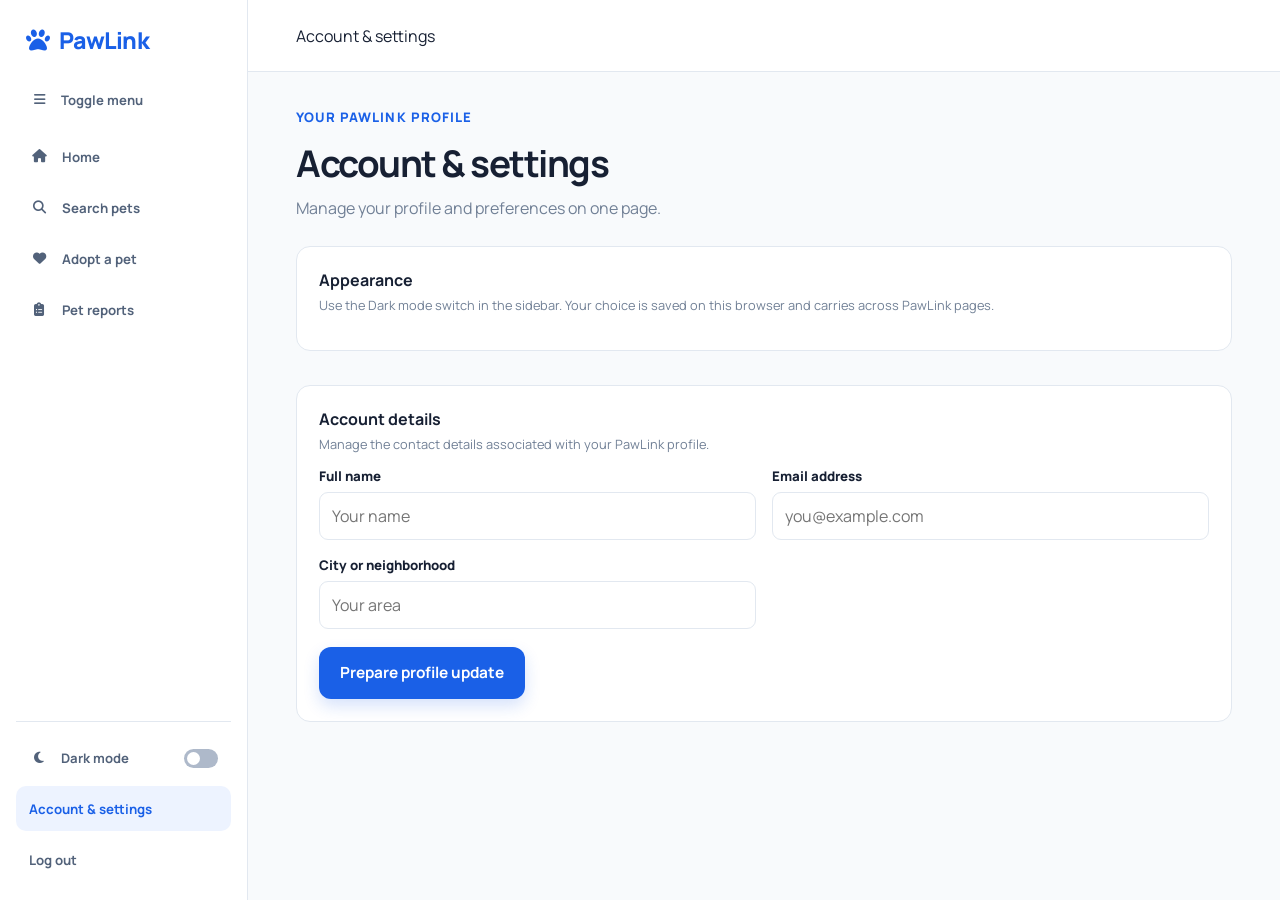
<file: settings.html>
<!doctype html>
<html lang="en"><head><meta charset="utf-8"><meta name="viewport" content="width=device-width, initial-scale=1"><title>Account &amp; settings | PawLink</title><link rel="preconnect" href="https://fonts.googleapis.com"><link rel="preconnect" href="https://fonts.gstatic.com" crossorigin><link href="https://fonts.googleapis.com/css2?family=Manrope:wght@400;500;600;700;800&display=swap" rel="stylesheet"><link rel="stylesheet" href="https://cdnjs.cloudflare.com/ajax/libs/font-awesome/6.5.2/css/all.min.css"><link rel="stylesheet" href="style.css"><link rel="stylesheet" href="dashboard.css"><link rel="stylesheet" href="mobile-nav.css"><script defer src="pawlink.js"></script></head><body><div class="app-shell"><input class="sidebar-toggle" type="checkbox" id="sidebar-toggle"><input class="theme-toggle" type="checkbox" id="theme-toggle"><aside class="sidebar"><a class="brand sidebar-brand" href="dashboard.html"><i class="fa-solid fa-paw"></i><span>PawLink</span></a><label class="sidebar-control" for="sidebar-toggle"><i class="fa-solid fa-bars"></i><span>Toggle menu</span></label><nav class="side-nav" aria-label="Main navigation"><a class="nav-link" href="dashboard.html"><i class="fa-solid fa-house"></i><span>Home</span></a><a class="nav-link" href="search.html"><i class="fa-solid fa-magnifying-glass"></i><span>Search pets</span></a><a class="nav-link" href="adopt.html"><i class="fa-solid fa-heart"></i><span>Adopt a pet</span></a><a class="nav-link" href="reports.html"><i class="fa-solid fa-clipboard-list"></i><span>Pet reports</span></a></nav><div class="sidebar-bottom"><label class="theme-control" for="theme-toggle"><i class="fa-solid fa-moon"></i><span>Dark mode</span><span class="switch-track"></span></label><a class="nav-link active" href="settings.html">Account &amp; settings</a><a class="nav-link" href="index.html">Log out</a></div></aside><label class="mobile-menu-scrim" for="sidebar-toggle" aria-label="Close navigation"></label><main class="dashboard-main"><header class="topbar"><label class="mobile-menu-button" for="sidebar-toggle" aria-label="Open menu"><i class="fa-solid fa-bars"></i></label><a class="brand mobile-brand" href="dashboard.html"><i class="fa-solid fa-paw"></i><span>PawLink</span></a><span>Account &amp; settings</span></header><div class="dashboard-content"><section class="page-intro"><p class="eyebrow">YOUR PAWLINK PROFILE</p><h1>Account &amp; settings</h1><p>Manage your profile and preferences on one page.</p></section><section class="content-card settings-section"><h2>Appearance</h2><p>Use the Dark mode switch in the sidebar. Your choice is saved on this browser and carries across PawLink pages.</p></section><section class="content-card settings-section section-block"><h2>Account details</h2><p>Manage the contact details associated with your PawLink profile.</p><form action="mailto:hello@pawlink.example" method="post" enctype="text/plain"><div class="form-grid"><div class="form-field"><label for="account-name">Full name</label><input id="account-name" name="name" placeholder="Your name"></div><div class="form-field"><label for="account-email">Email address</label><input id="account-email" name="email" type="email" placeholder="you@example.com"></div><div class="form-field"><label for="account-city">City or neighborhood</label><input id="account-city" name="location" placeholder="Your area"></div></div><button class="button button-primary form-submit" type="submit">Prepare profile update</button></form></section></div></main></div></body></html>
</file>
<file: style.css>
/* PawLink — responsive styles using a modern, friendly typeface */
:root {
  color-scheme: light;
  --blue: #1a60e7;
  --blue-dark: #1557d0;
  --backdrop: #f8fafc;
  --ink: #172033;
  --muted: #718096;
  --line: #e2e8f0;
  --card: #ffffff;
  font-family: "Manrope", Inter, ui-sans-serif, system-ui, -apple-system, BlinkMacSystemFont, "Segoe UI", sans-serif;
}

* { box-sizing: border-box; }
html, body { min-height: 100%; }

body {
  margin: 0;
  background: var(--backdrop);
  color: var(--ink);
  font-family: "Manrope", Inter, ui-sans-serif, system-ui, -apple-system, BlinkMacSystemFont, "Segoe UI", sans-serif;
  -webkit-font-smoothing: antialiased;
  text-rendering: optimizeLegibility;
}

button, input, select { font: inherit; }
a { color: inherit; }

.container {
  position: relative;
  width: 100%;
  min-height: 100vh;
  min-height: 100dvh;
  margin: 0 auto;
  overflow: hidden;
  background: var(--backdrop);
}

/* Landing page */
.landing-container { display: flex; flex-direction: column; }
.hero {
  position: relative;
  flex: 0 0 40vh;
  min-height: 270px;
  max-height: 390px;
  overflow: hidden;
  background: #52718d;
}
.hero-image {
  position: absolute;
  inset: 0;
  background-image: url("https://images.unsplash.com/photo-1552053831-71594a27632d?auto=format&fit=crop&w=1600&q=85");
  background-position: center 43%;
  background-size: cover;
  transform: scale(1.02);
}
.hero-shade {
  position: absolute;
  inset: 0;
  background: linear-gradient(180deg, rgba(10, 25, 45, .35), transparent 62%, rgba(10, 25, 45, .12));
}
.brand {
  display: inline-flex;
  align-items: center;
  gap: 10px;
  color: var(--blue);
  font-size: 1.65rem;
  font-weight: 800;
  letter-spacing: -.04em;
  text-decoration: none;
}
.brand i { font-size: 1.7rem; }
.brand-on-hero { position: absolute; z-index: 2; top: 28px; left: 26px; color: #fff; }
.hero-wave {
  position: absolute;
  z-index: 1;
  right: 0;
  bottom: -1px;
  left: 0;
  display: block;
  width: 100%;
  height: 74px;
}
.landing-content {
  display: flex;
  flex: 1;
  flex-direction: column;
  align-items: center;
  padding: 9px 28px 28px;
  text-align: center;
}
.welcome-mark {
  display: grid;
  width: 44px;
  height: 44px;
  margin: -4px 0 10px;
  place-items: center;
  border-radius: 50%;
  background: #eaf1ff;
  color: var(--blue);
  font-size: 1.1rem;
}
.eyebrow { margin: 0 0 8px; color: var(--blue); font-size: .82rem; font-weight: 800; letter-spacing: .08em; text-transform: uppercase; }
.landing-content h1 { margin: 0; color: #172033; font-size: clamp(2rem, 8vw, 2.55rem); font-weight: 800; line-height: 1.12; letter-spacing: -.045em; }
.landing-subtitle { max-width: 380px; margin: 13px 0 22px; color: var(--muted); font-size: 1rem; line-height: 1.65; }
.landing-actions { display: grid; width: 100%; max-width: 360px; gap: 12px; }

.button {
  display: inline-flex;
  min-height: 52px;
  align-items: center;
  justify-content: center;
  gap: 10px;
  padding: 0 20px;
  border: 1px solid transparent;
  border-radius: 12px;
  cursor: pointer;
  font-size: .96rem;
  font-weight: 700;
  text-align: center;
  text-decoration: none;
  transition: background-color .2s ease, color .2s ease, border-color .2s ease, box-shadow .2s ease, transform .2s ease;
}
.button:hover { transform: translateY(-1px); }
.button:focus-visible, a:focus-visible, input:focus-visible, select:focus-visible { outline: 3px solid rgba(26, 96, 231, .28); outline-offset: 3px; }
.button-primary { background: var(--blue); color: #fff; box-shadow: 0 7px 16px rgba(26, 96, 231, .18); }
.button-primary:hover { background: var(--blue-dark); }
.button-outline { border-color: #cbd5e1; background: transparent; color: var(--blue); }
.button-outline:hover { border-color: var(--blue); background: #eef4ff; }
.community-note { margin: auto 0 0; padding-top: 20px; color: #8290a3; font-size: .78rem; }
.community-note i { margin-right: 5px; color: #e77991; }

/* Login page */
.login-container { padding: 30px 26px 26px; }
.login-brand { margin-bottom: 48px; }
.login-content { width: 100%; max-width: 360px; margin: 0 auto; }
.login-heading { margin-bottom: 30px; }
.login-heading h1 { margin: 0 0 8px; font-size: 2rem; font-weight: 800; letter-spacing: -.04em; }
.login-heading p { margin: 0; color: var(--muted); font-size: 1rem; }
.login-form { display: flex; flex-direction: column; }
.login-form label { margin-bottom: 9px; font-size: .9rem; font-weight: 700; }
.login-form input,
.register-form input,
.register-form select {
  width: 100%;
  height: 52px;
  padding: 0 15px;
  border: 1px solid #d9e0ea;
  border-radius: 10px;
  background: var(--card);
  color: var(--ink);
  font-size: .92rem;
  transition: border-color .2s ease, box-shadow .2s ease;
}
.login-form input { margin-bottom: 21px; }
.login-form input::placeholder,
.register-form input::placeholder { color: #a0a9b6; }
.login-form input:focus,
.register-form input:focus,
.register-form select:focus { border-color: var(--blue); box-shadow: 0 0 0 3px rgba(26, 96, 231, .1); outline: none; }
.password-label-row { display: flex; align-items: baseline; justify-content: space-between; gap: 10px; }
.password-label-row label { margin-bottom: 9px; }
.text-link { color: var(--blue); font-size: .84rem; font-weight: 700; text-decoration: none; }
.text-link:hover { color: var(--blue-dark); text-decoration: underline; }
.submit-button { width: 100%; margin-top: 2px; }
.divider { display: flex; align-items: center; gap: 14px; margin: 23px 0; color: #9aa4b2; font-size: .85rem; }
.divider::before, .divider::after { height: 1px; flex: 1; background: var(--line); content: ""; }
.social-buttons { display: grid; gap: 12px; }
.social-button { width: 100%; border-color: #d9e0ea; background: var(--card); color: #273248; font-size: .9rem; }
.social-button:hover { border-color: #aebbd0; background: #fdfefe; }
.google-icon { color: #4285f4; font-size: 1.1rem; }
.facebook-icon { color: #1877f2; font-size: 1rem; }
.signup-prompt { margin: 29px 0 0; color: var(--muted); font-size: .9rem; text-align: center; }
.signup-prompt .text-link { margin-left: 3px; font-size: inherit; }

/* Registration page */
.register-container { padding: 26px 24px 30px; }
.register-brand { margin-bottom: 24px; }
.register-content { width: 100%; max-width: 620px; margin: 0 auto; }
.register-heading { margin-bottom: 22px; }
.register-heading .eyebrow { margin-bottom: 8px; }
.register-heading h1 { margin: 0 0 8px; font-size: clamp(1.8rem, 7vw, 2.25rem); font-weight: 800; letter-spacing: -.045em; }
.register-heading > p:last-child { margin: 0; color: var(--muted); font-size: .95rem; line-height: 1.55; }
.register-form { display: grid; grid-template-columns: 1fr; gap: 15px; }
.form-field { display: flex; min-width: 0; flex-direction: column; gap: 7px; }
.form-field label { font-size: .86rem; font-weight: 700; }
.form-field input, .form-field select { height: 48px; }
.form-field select { color: #64748b; }
.form-field select:valid { color: var(--ink); }
.optional { color: #94a3b8; font-size: .78rem; font-weight: 500; }
.field-hint { margin-top: -2px; color: var(--muted); font-size: .76rem; }
.form-field-full { grid-column: 1 / -1; }
.register-form .submit-button { margin-top: 5px; }
.register-prompt { margin-top: 20px; }
.privacy-note { margin: 18px 0 0; color: #8a97a8; font-size: .76rem; text-align: center; }
.privacy-note i { margin-right: 5px; color: var(--blue); }

@media (max-height: 720px) and (max-width: 767px) {
  .login-container { padding-top: 20px; }
  .login-brand { margin-bottom: 28px; }
  .login-heading { margin-bottom: 22px; }
  .login-form input { margin-bottom: 15px; }
}

/* Desktop and tablet: responsive page layouts rather than a phone mockup. */
@media (min-width: 768px) {
  body { min-height: 100vh; background: #e2e8f0; }
  .container { width: 100%; min-height: 100vh; min-height: 100dvh; height: auto; border: 0; border-radius: 0; box-shadow: none; }
  .landing-container { display: grid; grid-template-columns: minmax(0, 1fr) minmax(0, 1fr); min-height: 100vh; min-height: 100dvh; background: #fff; }
  .hero { grid-column: 1; grid-row: 1; min-height: 100vh; min-height: 100dvh; max-height: none; }
  .hero-image { background-position: center; }
  .brand-on-hero { top: 42px; left: 48px; font-size: 2rem; }
  .hero-wave { display: none; }
  .landing-content { grid-column: 2; grid-row: 1; align-items: flex-start; justify-content: center; padding: 70px clamp(42px, 7vw, 110px); text-align: left; }
  .welcome-mark { width: 54px; height: 54px; margin: 0 0 24px; font-size: 1.3rem; }
  .eyebrow { margin-bottom: 12px; }
  .landing-content h1 { max-width: 560px; font-size: clamp(2.8rem, 4.5vw, 4.4rem); }
  .landing-subtitle { max-width: 510px; margin: 22px 0 32px; font-size: 1.12rem; }
  .landing-actions { grid-template-columns: 1fr 1fr; max-width: 460px; }
  .community-note { margin: 44px 0 0; padding: 0; }

  .login-container {
    display: flex;
    min-height: 100vh;
    min-height: 100dvh;
    flex-direction: column;
    justify-content: center;
    width: min(540px, calc(100% - 48px));
    margin: 48px auto;
    padding: 46px 58px;
    border: 1px solid #e8edf4;
    border-radius: 24px;
    background: #fff;
    box-shadow: 0 24px 70px rgba(31, 51, 82, .12);
  }
  .login-brand { margin: 0 auto 42px; }
  .login-content { max-width: 100%; }

  .register-container {
    min-height: 100vh;
    min-height: 100dvh;
    padding: 32px 48px 42px;
    background: radial-gradient(circle at 8% 10%, #eaf1ff 0, transparent 28%), var(--backdrop);
  }
  .register-brand { margin-bottom: 20px; }
  .register-content {
    max-width: 760px;
    padding: 38px 48px 34px;
    border: 1px solid #e8edf4;
    border-radius: 22px;
    background: #fff;
    box-shadow: 0 20px 60px rgba(31, 51, 82, .09);
  }
  .register-heading { margin-bottom: 28px; }
  .register-form { grid-template-columns: repeat(2, minmax(0, 1fr)); gap: 18px 16px; }
}

@media (min-width: 1200px) {
  .landing-container { grid-template-columns: minmax(0, 1.05fr) minmax(0, .95fr); }
  .hero-image { background-position: center 45%; }
  .landing-content { padding-right: clamp(80px, 10vw, 180px); padding-left: clamp(60px, 8vw, 140px); }
}

@media (prefers-reduced-motion: reduce) {
  *, *::before, *::after { scroll-behavior: auto !important; transition-duration: .01ms !important; }
}
</file>
<file: dashboard.css>
/* PawLink dashboard pages — HTML/CSS interactions only. */
[hidden] { display:none !important; }
.app-shell { --surface:#fff; --surface-soft:#f5f8fc; --ink-soft:#52627a; --accent-soft:#edf3ff; --shadow:0 12px 32px rgba(31,51,82,.07); min-height:100vh; background:var(--backdrop); color:var(--ink); }
.sidebar-toggle,.theme-toggle { position:absolute; width:1px; height:1px; overflow:hidden; clip:rect(0,0,0,0); white-space:nowrap; }
.sidebar { position:fixed; z-index:5; inset:0 auto 0 0; display:flex; width:248px; flex-direction:column; padding:24px 16px 18px; border-right:1px solid var(--line); background:var(--card); transition:width .2s ease; }
.sidebar-brand { margin:0 0 22px 10px; font-size:1.45rem; }.sidebar-brand i{font-size:1.5rem}
.sidebar-control,.theme-control { display:flex; min-height:44px; align-items:center; gap:12px; padding:0 13px; border-radius:10px; color:var(--ink-soft); cursor:pointer; font-size:.82rem; font-weight:700; }
.sidebar-control:hover,.theme-control:hover { background:var(--accent-soft); color:var(--blue); }
.sidebar-control i,.theme-control > i { width:20px; text-align:center; }
.side-nav,.sidebar-bottom { display:grid; gap:6px; }.side-nav{margin-top:12px}.sidebar-bottom{margin-top:auto;padding-top:14px;border-top:1px solid var(--line)}
.nav-link { display:flex; min-height:45px; align-items:center; gap:13px; padding:0 13px; border-radius:10px; color:var(--ink-soft); font-size:.83rem; font-weight:700; text-decoration:none; }
.nav-link i{width:20px;text-align:center}.nav-link:hover,.nav-link.active{background:var(--accent-soft);color:var(--blue)}
.theme-control .switch-track { position:relative; width:34px; height:19px; margin-left:auto; border-radius:20px; background:#aeb9ca; transition:background .2s; }
.theme-control .switch-track:after{position:absolute;top:3px;left:3px;width:13px;height:13px;border-radius:50%;background:#fff;content:"";transition:transform .2s}
#theme-toggle:checked ~ .sidebar .theme-control .switch-track{background:var(--blue)}#theme-toggle:checked ~ .sidebar .theme-control .switch-track:after{transform:translateX(15px)}
.dashboard-main{min-height:100vh;margin-left:248px;transition:margin-left .2s ease}.topbar{position:sticky;z-index:3;top:0;display:flex;min-height:72px;align-items:center;gap:20px;padding:12px clamp(18px,4vw,48px);border-bottom:1px solid var(--line);background:var(--card)}
.mobile-brand{display:none}.topbar-search{display:flex;width:min(620px,75%);height:43px;align-items:center;gap:10px;padding:0 12px;border:1px solid var(--line);border-radius:10px;background:var(--surface-soft);color:var(--muted)}
.topbar-search input{width:100%;min-width:0;border:0;outline:0;background:transparent;color:var(--ink);font-size:.82rem}.topbar-search button{padding:7px 12px;border:0;border-radius:7px;background:var(--blue);color:#fff;font-size:.75rem;font-weight:700;cursor:pointer}.topbar-actions{margin-left:auto}.avatar{display:grid;width:38px;height:38px;place-items:center;border-radius:50%;background:#e6edff;color:var(--blue);font-weight:800;text-decoration:none}
.dashboard-content{width:min(100%,1200px);margin:0 auto;padding:30px clamp(18px,4vw,48px)}.welcome-banner{display:flex;min-height:220px;align-items:center;justify-content:space-between;overflow:hidden;padding:32px clamp(22px,4vw,44px);border-radius:18px;background:linear-gradient(110deg,#eaf1ff,#fff0f2);color:var(--ink)}
.welcome-banner h1{margin:0;font-size:clamp(1.6rem,3vw,2.25rem);letter-spacing:-.04em}.welcome-banner>div:first-child>p:not(.eyebrow){margin:10px 0 20px;color:var(--ink-soft)}.banner-art{margin-right:5%;font-size:clamp(3rem,7vw,5.5rem)}.banner-button{min-height:42px;font-size:.82rem}
.section-block{margin-top:34px}.section-heading{display:flex;align-items:flex-end;justify-content:space-between;gap:15px;margin-bottom:16px}.section-heading .eyebrow{margin-bottom:5px;font-size:.67rem}.section-heading h2{margin:0;font-size:1.25rem}.text-link{color:var(--blue);font-size:.8rem;font-weight:800;text-decoration:none}.action-grid{display:grid;grid-template-columns:repeat(2,minmax(0,1fr));gap:12px}.action-card{display:flex;min-height:96px;align-items:center;gap:13px;padding:15px;border:1px solid var(--line);border-radius:13px;background:var(--card);text-decoration:none}.action-card:hover{transform:translateY(-2px);box-shadow:var(--shadow)}.action-icon{display:grid;width:43px;height:43px;flex:0 0 43px;place-items:center;border-radius:12px;background:var(--accent-soft);color:var(--blue)}.action-copy{display:grid;gap:5px}.action-copy strong{font-size:.85rem}.action-copy small{color:var(--muted);font-size:.72rem;line-height:1.4}.card-arrow{margin-left:auto;color:var(--muted);font-size:.75rem}
.pet-grid{display:grid;grid-template-columns:repeat(3,minmax(0,1fr));gap:15px}.pet-card{min-width:0;overflow:hidden;border:1px solid var(--line);border-radius:14px;background:var(--card)}.pet-photo{position:relative;height:155px;background-position:center;background-size:cover}.photo-luna{background-image:url('https://images.unsplash.com/photo-1552053831-71594a27632d?auto=format&fit=crop&w=700&q=80')}.photo-milo{background-image:url('https://images.unsplash.com/photo-1573865526739-10659fec78a5?auto=format&fit=crop&w=700&q=80')}.photo-coco{background-image:url('https://images.unsplash.com/photo-1537151608828-ea2b11777ee8?auto=format&fit=crop&w=700&q=80')}.pet-badge{position:absolute;top:10px;left:10px;padding:6px 9px;border-radius:20px;background:#fff;color:#245e48;font-size:.65rem;font-weight:800}.pet-info{padding:13px}.pet-title{display:flex;justify-content:space-between;align-items:baseline}.pet-title h3{margin:0;font-size:.95rem}.pet-title>span,.pet-info>p{color:var(--muted);font-size:.72rem}.pet-info>p{margin:8px 0}.pet-cta{display:flex;justify-content:space-between;padding-top:10px;border-top:1px solid var(--line);color:var(--blue);font-size:.76rem;font-weight:800;text-decoration:none}.dashboard-footer{display:flex;justify-content:space-between;gap:10px;margin-top:35px;padding-top:16px;border-top:1px solid var(--line);color:var(--muted);font-size:.72rem}.dashboard-footer a{color:var(--blue)}
/* Standalone adoption, reports, search, and settings content */
.page-intro{margin:6px 0 24px}.page-intro h1{margin:0 0 8px;font-size:clamp(1.7rem,4vw,2.3rem);letter-spacing:-.04em}.page-intro p:last-child{margin:0;color:var(--muted);line-height:1.6}.content-card{padding:22px;border:1px solid var(--line);border-radius:14px;background:var(--card)}.filter-panel{display:flex;flex-wrap:wrap;gap:12px;align-items:center;margin-bottom:20px}.filter-panel strong{margin-right:5px;font-size:.84rem}.filter-option{display:inline-flex;align-items:center;gap:7px;padding:8px 11px;border:1px solid var(--line);border-radius:9px;color:var(--ink-soft);font-size:.78rem;cursor:pointer}.filter-option input{accent-color:var(--blue)}.filter-set{display:contents}.pet-listing{display:grid;grid-template-columns:repeat(3,minmax(0,1fr));gap:15px}.pet-listing .pet-card{transition:opacity .15s}.pet-listing:has(#species-dog:checked) .pet-card:not(.dog),.pet-listing:has(#species-cat:checked) .pet-card:not(.cat),.pet-listing:has(#status-lost:checked) .pet-card:not(.lost),.pet-listing:has(#status-found:checked) .pet-card:not(.found){display:none}
.form-grid{display:grid;grid-template-columns:repeat(2,minmax(0,1fr));gap:16px}.form-field{display:flex;flex-direction:column;gap:7px}.form-field.full{grid-column:1/-1}.form-field label,.setting-row strong{font-size:.83rem;font-weight:800}.form-field input,.form-field select,.form-field textarea{width:100%;min-height:44px;padding:10px 12px;border:1px solid var(--line);border-radius:9px;background:var(--surface);color:var(--ink)}.form-field textarea{min-height:110px;resize:vertical}.form-submit{margin-top:18px}.form-note{color:var(--muted);font-size:.75rem;line-height:1.5}.report-tabs{display:flex;gap:10px;margin-bottom:18px}.report-tabs a{padding:9px 13px;border-radius:8px;background:var(--accent-soft);color:var(--blue);font-size:.8rem;font-weight:800;text-decoration:none}.settings-section h2{margin:0 0 5px;font-size:1rem}.settings-section>p{margin:0 0 14px;color:var(--muted);font-size:.8rem}.setting-row{display:flex;align-items:center;gap:13px;padding:15px 0;border-top:1px solid var(--line)}.setting-row i{width:22px;color:var(--blue)}.setting-row span{display:grid;gap:4px}.setting-row small{color:var(--muted);font-size:.75rem}
/* Dark theme tokens apply consistently to every surface and form control. */
#theme-toggle:checked ~ .dashboard-main,#theme-toggle:checked ~ .sidebar{--backdrop:#101722;--ink:#f1f5fb;--muted:#b3bfd0;--line:#344256;--card:#1b2635;--surface:#202d3e;--surface-soft:#263448;--ink-soft:#d0d9e6;--accent-soft:#263b5c;--blue:#8eb4ff;--blue-dark:#a8c5ff;--shadow:0 12px 32px rgba(0,0,0,.24);color:var(--ink)}
#theme-toggle:checked ~ .dashboard-main{background:var(--backdrop)}#theme-toggle:checked ~ .sidebar{background:var(--card)}#theme-toggle:checked ~ .dashboard-main .topbar{background:var(--card)}#theme-toggle:checked ~ .dashboard-main .welcome-banner{background:linear-gradient(110deg,#243652,#302b40 70%,#3a2932);color:#f1f5fb}#theme-toggle:checked ~ .dashboard-main .welcome-banner>div:first-child>p:not(.eyebrow){color:#c3cede}#theme-toggle:checked ~ .dashboard-main .pet-badge{background:#263548;color:#d9f5e8}#theme-toggle:checked ~ .dashboard-main .avatar{background:#263b5c;color:#b8d0ff}#theme-toggle:checked ~ .dashboard-main .form-field input,#theme-toggle:checked ~ .dashboard-main .form-field select,#theme-toggle:checked ~ .dashboard-main .form-field textarea{color:var(--ink)}
/* Sidebar can collapse on desktop or become a slide-out menu on phones. */
#sidebar-toggle:checked ~ .sidebar{width:76px;padding-right:10px;padding-left:10px}#sidebar-toggle:checked ~ .sidebar .sidebar-brand{margin-left:7px}#sidebar-toggle:checked ~ .sidebar .sidebar-brand span,#sidebar-toggle:checked ~ .sidebar .sidebar-control span,#sidebar-toggle:checked ~ .sidebar .nav-link span,#sidebar-toggle:checked ~ .sidebar .theme-control>span:not(.switch-track){display:none}#sidebar-toggle:checked ~ .sidebar .nav-link,#sidebar-toggle:checked ~ .sidebar .sidebar-control,#sidebar-toggle:checked ~ .sidebar .theme-control{justify-content:center;padding-right:8px;padding-left:8px}#sidebar-toggle:checked ~ .sidebar .theme-control .switch-track{display:none}#sidebar-toggle:checked ~ .dashboard-main{margin-left:76px}
@media(max-width:900px){.pet-grid,.pet-listing{grid-template-columns:repeat(2,minmax(0,1fr))}.sidebar{width:220px}.dashboard-main{margin-left:220px}#sidebar-toggle:checked ~ .dashboard-main{margin-left:76px}}
@media(max-width:650px){.sidebar{width:250px;transform:translateX(-100%);transition:transform .2s ease}.sidebar-control{display:flex}.dashboard-main,#sidebar-toggle:checked ~ .dashboard-main{margin-left:0}.sidebar-toggle:checked ~ .sidebar{width:250px;transform:translateX(0);box-shadow:0 12px 40px #0003}.sidebar-toggle:checked ~ .sidebar .sidebar-brand span,.sidebar-toggle:checked ~ .sidebar .sidebar-control span,.sidebar-toggle:checked ~ .sidebar .nav-link span,.sidebar-toggle:checked ~ .sidebar .theme-control>span:not(.switch-track){display:initial}.sidebar-toggle:checked ~ .sidebar .nav-link,.sidebar-toggle:checked ~ .sidebar .sidebar-control,.sidebar-toggle:checked ~ .sidebar .theme-control{justify-content:flex-start}.sidebar-toggle:checked ~ .sidebar .theme-control .switch-track{display:block}.topbar{min-height:66px;gap:10px;padding:10px 14px}.mobile-brand{display:inline-flex;font-size:1.15rem}.mobile-brand i{font-size:1.2rem}.topbar-search{width:auto;flex:1}.topbar-search button{font-size:0}.topbar-search button:after{content:"Go";font-size:.75rem}.topbar-actions{display:none}.dashboard-content{padding:20px 14px}.welcome-banner{min-height:190px;padding:24px 20px}.banner-art{display:none}.action-grid{grid-template-columns:1fr}.pet-grid,.pet-listing{grid-template-columns:1fr}.pet-photo{height:190px}.dashboard-footer{flex-direction:column}.form-grid{grid-template-columns:1fr}.form-field.full{grid-column:auto}.content-card{padding:16px}}
@media(prefers-reduced-motion:reduce){*,*::before,*::after{scroll-behavior:auto!important;transition-duration:.01ms!important}}
</file>
<file: mobile-nav.css>
/* Mobile navigation controls for PawLink's HTML/CSS-only pages. */
.mobile-menu-button,.mobile-menu-scrim{display:none}
@media(max-width:650px){
  .mobile-menu-button{display:inline-flex;min-width:42px;height:42px;flex:0 0 42px;align-items:center;justify-content:center;border:1px solid var(--line);border-radius:10px;background:var(--card);color:var(--ink);cursor:pointer;font-size:1rem}
  .mobile-menu-button:hover{background:var(--accent-soft);color:var(--blue)}
  .mobile-menu-button:focus-visible{outline:3px solid rgba(26,96,231,.35);outline-offset:3px}
  #sidebar-toggle:focus-visible ~ .dashboard-main .mobile-menu-button{outline:3px solid rgba(26,96,231,.35);outline-offset:3px}
  /* Keep the off-canvas panel rendered: display:none would prevent the checkbox from revealing it. */
  .app-shell>.sidebar{display:flex!important;position:fixed;z-index:6;inset:0 auto 0 0;width:min(280px,86vw);height:100dvh;overflow-y:auto;transform:translateX(-105%);transition:transform .22s ease;box-shadow:none}
  #sidebar-toggle:checked~.sidebar{width:min(280px,86vw)!important;padding-right:16px!important;padding-left:16px!important;transform:translateX(0);box-shadow:0 18px 48px rgba(15,23,42,.25)}
  #sidebar-toggle:checked~.sidebar .sidebar-brand span,#sidebar-toggle:checked~.sidebar .sidebar-control span,#sidebar-toggle:checked~.sidebar .nav-link span,#sidebar-toggle:checked~.sidebar .theme-control>span:not(.switch-track){display:initial!important}
  #sidebar-toggle:checked~.sidebar .nav-link,#sidebar-toggle:checked~.sidebar .sidebar-control,#sidebar-toggle:checked~.sidebar .theme-control{justify-content:flex-start!important}
  #sidebar-toggle:checked~.sidebar .theme-control .switch-track{display:block!important}
  .mobile-menu-scrim{position:fixed;z-index:5;inset:0;display:none;background:rgba(15,23,42,.48);cursor:pointer}
  #sidebar-toggle:checked~.mobile-menu-scrim{display:block}
  .topbar{gap:9px!important}
  .mobile-brand{font-size:1.05rem!important;white-space:nowrap}
  .mobile-brand i{font-size:1.15rem!important}
  .topbar-search{min-width:0}
}
</file>
<file: css-only.css>
/* CSS-only functionality and theme overrides for PawLink */
.demo-note { margin: 14px 0 0; color: #8a97a8; font-size: .75rem; line-height: 1.5; text-align: center; }
.setup-card > h1 { margin: 0; font-size: clamp(1.7rem, 5vw, 2.25rem); letter-spacing: -.045em; }
.setup-card > .eyebrow { margin-top: 20px; }
.setup-progress { display: block; margin: 0 0 28px; color: var(--muted); font-size: .72rem; font-weight: 800; letter-spacing: .09em; }
.progress-track { display: block; height: 5px; margin-top: 10px; overflow: hidden; border-radius: 9px; background: var(--line); }
.progress-track span { display: block; width: 50%; height: 100%; border-radius: inherit; background: var(--blue); }
.setup-card:has(.theme-choice) .progress-track span { width: 100%; }
.setup-skip a { color: inherit; text-decoration: none; }.setup-skip a:hover { color: var(--blue); }
.setup-actions .button { min-width: 140px; }
.theme-choice-button { display: flex; align-items: center; justify-content: center; gap: 7px; padding: 8px; color: inherit; text-decoration: none; text-align: center; font-size: .78rem; }
.theme-choice-button.selected { color: var(--blue); }
/* CSS-only home theme switch; it is a checkbox, so no script is needed. */
.theme-toggle { position: fixed; z-index: 6; top: 87px; right: 24px; width: 18px; height: 18px; accent-color: var(--blue); cursor: pointer; }
.theme-toggle::before { content: "Dark"; position: absolute; right: 24px; top: -4px; padding: 4px 7px; border-radius: 6px; background: var(--surface); color: var(--ink-soft); font-size: .68rem; font-weight: 700; }
.app-shell:has(#theme-toggle:checked) { --backdrop: #111827; --ink: #e6edf7; --muted: #9aa8bb; --line: #2a3749; --card: #1b2636; --surface: #1b2636; --surface-soft: #222f41; --ink-soft: #a5b2c4; --accent-soft: #263a5b; --shadow: 0 12px 32px rgba(0,0,0,.2); color-scheme: dark; }
.app-shell:has(#theme-toggle:checked) .welcome-banner { background: linear-gradient(110deg,#243652,#292a42 70%,#3a2932); }
.app-shell:has(#theme-toggle:checked) .welcome-banner h1 { color: var(--ink); }
.app-shell:has(#theme-toggle:checked) .welcome-banner > div:first-child > p:not(.eyebrow) { color: var(--muted); }
.app-shell:has(#theme-toggle:checked) .pet-badge,.app-shell:has(#theme-toggle:checked) .favorite-button { background: rgba(27,38,54,.94); color: #f2a0ad; }
.app-shell:has(#theme-toggle:checked) .topbar-search input { color: var(--ink); }
/* Target links open and close CSS-only profile, notification, and settings panels. */
.css-popover { display: none; position: fixed; z-index: 8; top: 73px; right: 22px; width: min(350px, calc(100vw - 28px)); padding: 0; border: 1px solid var(--line); border-radius: 15px; background: var(--surface); color: var(--ink); box-shadow: 0 18px 50px rgba(31,51,82,.16); }
.css-popover:target { display: block; }
.css-popover .popover-close { display: block; padding: 10px 17px; color: var(--blue); font-size: .76rem; font-weight: 700; text-decoration: none; }
.css-popover.profile-popover { width: 220px; padding: 16px; }
.css-popover.profile-popover > strong,.css-popover.profile-popover > span { display: block; margin-bottom: 7px; }
.css-popover.profile-popover > span { color: var(--muted); font-size: .72rem; }
.css-popover.profile-popover > a:not(.popover-close) { display: flex; justify-content: space-between; padding: 10px 0; border-top: 1px solid var(--line); color: var(--blue); font-size: .75rem; font-weight: 700; text-decoration: none; }
.settings-panel { top: 50%; right: 50%; width: min(460px, calc(100vw - 30px)); padding: 27px; transform: translate(50%,-50%); }
.settings-panel:target { display: block; }
.settings-panel h2 { margin: 0; font-size: 1.55rem; }.settings-description { margin: 6px 0 9px; color: var(--muted); font-size: .84rem; }
.settings-panel .setting-row select { max-width: 100px; }.settings-panel .dialog-close { float: right; display: grid; width: 34px; height: 34px; place-items: center; border-radius: 9px; background: var(--surface-soft); color: var(--ink-soft); text-decoration: none; }
.theme-switch { display: inline-flex; cursor: pointer; }.theme-switch input { width: 42px; height: 23px; accent-color: var(--blue); }
@media (max-width: 767px) { .theme-toggle { top: 19px; right: 73px; }.theme-toggle::before { display: none; }.css-popover { top: 65px; right: 12px; }.settings-panel { top: 50%; right: 50%; } }
</file>
<file: onboarding.css>
/* Onboarding page layout overrides: keep both setup steps centered, fluid, and readable. */
body:has(.setup-page) { min-width:320px; min-height:100vh; background:#f4f7fc; }
.setup-page { display:flex; min-height:100vh; min-height:100dvh; flex-direction:column; align-items:center; justify-content:flex-start; padding:28px 20px 48px; background:radial-gradient(circle at 90% 8%,#e8f0ff 0,transparent 30%),var(--backdrop); }
.setup-page .setup-brand { display:flex; width:fit-content; align-items:center; margin:0 auto 30px; }
.setup-page .setup-card { width:min(100%,680px); margin:0 auto; padding:clamp(22px,5vw,46px); border:1px solid var(--line); border-radius:22px; background:var(--card); box-shadow:0 20px 60px rgba(31,51,82,.09); }
.setup-page .setup-progress { display:block; margin:0 0 25px; color:var(--muted); font-size:.72rem; font-weight:800; letter-spacing:.09em; }
.setup-page .progress-track { display:block; width:100%; height:6px; margin-top:10px; overflow:hidden; border-radius:99px; background:var(--line); }
.setup-page .progress-track span { display:block; width:50%; height:100%; border-radius:inherit; background:var(--blue); }
.setup-page .setup-card:has(.theme-choice) .progress-track span { width:100%; }
.setup-page .setup-card > .eyebrow { margin:0 0 8px; font-size:.72rem; }
.setup-page .setup-card > h1 { margin:0; color:var(--ink); font-size:clamp(1.7rem,5vw,2.35rem); line-height:1.2; letter-spacing:-.045em; }
.setup-page .setup-copy { max-width:560px; margin:10px 0 22px; color:var(--muted); font-size:.92rem; line-height:1.65; }
.setup-page .preference-grid { display:grid; grid-template-columns:repeat(2,minmax(0,1fr)); gap:12px; }
.setup-page .preference-option { position:relative; display:flex; min-width:0; min-height:140px; flex-direction:column; align-items:flex-start; padding:16px; border:1px solid var(--line); border-radius:14px; background:var(--card); color:var(--ink); cursor:pointer; }
.setup-page .preference-option:hover { border-color:#9bb9f7; }
.setup-page .preference-option:has(input:checked) { border-color:var(--blue); background:var(--accent-soft); }
.setup-page .preference-option input { position:absolute; top:14px; right:14px; width:17px; height:17px; margin:0; accent-color:var(--blue); }
.setup-page .preference-icon { display:grid; width:36px; height:36px; flex:0 0 36px; margin:0 0 9px; place-items:center; border-radius:10px; background:var(--accent-soft); color:var(--blue); }
.setup-page .preference-option strong { font-size:.88rem; line-height:1.35; }
.setup-page .preference-option small { margin-top:4px; color:var(--muted); font-size:.72rem; line-height:1.45; }
.setup-page .setup-field { display:flex; flex-direction:column; gap:8px; margin-top:20px; }
.setup-page .setup-field label { color:var(--ink); font-size:.83rem; font-weight:700; }
.setup-page .setup-field input { width:100%; height:48px; padding:0 14px; border:1px solid var(--line); border-radius:10px; background:var(--card); color:var(--ink); }
.setup-page .setup-actions { display:flex; justify-content:space-between; gap:12px; margin-top:24px; }
.setup-page .setup-actions .button { min-width:130px; min-height:46px; }
.setup-page .setup-skip { margin:14px 0 0; color:var(--muted); font-size:.82rem; text-align:center; }
.setup-page .setup-skip a { color:inherit; font-weight:700; text-decoration:none; }
.setup-page .setup-skip a:hover { color:var(--blue); }
.setup-page .demo-note { margin:14px 0 0; color:var(--muted); font-size:.75rem; line-height:1.5; text-align:center; }
.setup-page .setting-row { display:flex; min-width:0; align-items:center; gap:13px; padding:16px 0; border-top:1px solid var(--line); border-bottom:1px solid var(--line); color:var(--ink); }
.setup-page .setting-icon { display:grid; width:40px; height:40px; flex:0 0 40px; place-items:center; border-radius:12px; background:var(--accent-soft); color:var(--blue); }
.setup-page .setting-text { display:flex; min-width:0; flex:1; flex-direction:column; gap:4px; }
.setup-page .setting-text strong { color:var(--ink); font-size:.88rem; }
.setup-page .setting-text small { color:var(--muted); font-size:.76rem; line-height:1.45; }
.setup-page .setting-row > input { width:42px; height:23px; flex:0 0 42px; accent-color:var(--blue); }
.setup-page .theme-choice { margin-top:22px; }
.setup-page .theme-choice > strong { color:var(--ink); font-size:.9rem; }
.setup-page .theme-choice > p { margin:5px 0 12px; color:var(--muted); font-size:.8rem; line-height:1.5; }
.setup-page .theme-buttons { display:grid; grid-template-columns:repeat(2,minmax(0,1fr)); gap:10px; }
.setup-page .theme-choice-button { display:flex; min-height:48px; align-items:center; justify-content:center; gap:7px; padding:9px 12px; border:1px solid var(--line); border-radius:10px; background:var(--card); color:var(--ink); text-align:center; text-decoration:none; font-size:.78rem; font-weight:700; line-height:1.4; }
.setup-page .theme-choice-button.selected { border-color:var(--blue); background:var(--accent-soft); color:var(--blue); }
.setup-page .setup-summary { display:flex; align-items:flex-start; gap:10px; margin-top:20px; padding:13px; border-radius:11px; background:var(--surface-soft); color:var(--muted); font-size:.75rem; line-height:1.5; }
.setup-page .setup-summary i { flex:0 0 auto; color:var(--blue); font-size:1.05rem; }
@media(max-width:560px){.setup-page{padding:18px 14px 30px}.setup-page .setup-brand{margin-bottom:20px}.setup-page .setup-card{padding:22px 18px;border-radius:17px}.setup-page .preference-grid{grid-template-columns:1fr}.setup-page .preference-option{min-height:112px}.setup-page .theme-buttons{grid-template-columns:1fr}.setup-page .setup-actions .button{min-width:0;flex:1;padding-right:12px;padding-left:12px}}
@media(max-height:700px) and (min-width:561px){.setup-page{padding-top:16px;padding-bottom:24px}.setup-page .setup-brand{margin-bottom:16px}.setup-page .setup-card{padding-top:24px;padding-bottom:24px}}
@media(prefers-reduced-motion:reduce){.setup-page *{scroll-behavior:auto!important;transition-duration:.01ms!important}}
</file>
<file: community.css>
/* Responsive structure and a clear visual hierarchy for the reports forum. */
.forum-layout{display:grid;grid-template-columns:minmax(0,1fr) 280px;align-items:start;gap:20px;margin-top:8px}.forum-main{display:grid;gap:14px;min-width:0}.forum-toolbar{display:flex;align-items:center;justify-content:space-between;gap:12px;margin-bottom:3px}.forum-toolbar h2{margin:0;font-size:1.05rem}.forum-toolbar .button{min-height:40px;padding:0 14px;font-size:.78rem}
.forum-post{display:flex;min-width:0;gap:14px;padding:18px;border:1px solid var(--line);border-radius:14px;background:var(--card);box-shadow:0 5px 16px rgba(31,51,82,.04)}.post-avatar{display:grid;width:42px;height:42px;flex:0 0 42px;place-items:center;border-radius:50%;background:#fff0ec;color:#dc765b}.found-avatar{background:#e8f7ef;color:#32855e}.post-body{min-width:0;flex:1}.post-meta{display:flex;flex-wrap:wrap;align-items:center;gap:9px;color:var(--muted);font-size:.7rem}.post-label{padding:4px 8px;border-radius:20px;font-size:.65rem;font-weight:800}.lost-label{background:#fff0ec;color:#a54730}.found-label{background:#e8f7ef;color:#286c4e}.post-body h3{margin:9px 0 6px;color:var(--ink);font-size:.95rem;line-height:1.4;overflow-wrap:anywhere}.post-body>p{margin:0;color:var(--ink-soft);font-size:.79rem;line-height:1.65;overflow-wrap:anywhere}.post-footer{display:flex;justify-content:space-between;gap:12px;margin-top:12px;padding-top:10px;border-top:1px solid var(--line);color:var(--muted);font-size:.69rem}.post-footer a{color:var(--blue);font-weight:800;text-decoration:none}.forum-sidebar{display:grid;gap:13px}.forum-guidelines h2,.forum-quicklinks h2{margin:0 0 10px;font-size:.9rem}.forum-guidelines h2 i{margin-right:5px;color:var(--blue)}.forum-guidelines ul{display:grid;gap:9px;margin:0;padding-left:18px;color:var(--ink-soft);font-size:.74rem;line-height:1.5}.forum-quicklinks a{display:flex;gap:8px;padding:9px 0;border-top:1px solid var(--line);color:var(--ink-soft);font-size:.76rem;text-decoration:none}.forum-quicklinks a i{width:18px;color:var(--blue)}
.new-post-card{margin-top:24px;scroll-margin-top:90px}.new-post-card .page-intro{margin:0 0 18px}.new-post-card .page-intro h2{margin:0 0 6px;font-size:1.15rem}
/* Short-lived, top-of-page acknowledgement after the HTML form's GET navigation. */
.forum-feedback{display:none;margin:0 0 16px;padding:14px 16px;border:1px solid #b8c9e8;border-radius:10px;background:var(--accent-soft);color:var(--ink-soft);font-size:.86rem;line-height:1.5;scroll-margin-top:90px;animation:forum-feedback-dismiss 5s ease 1.5s forwards}.forum-feedback:target{display:block}.forum-feedback strong{display:block;margin-bottom:3px;color:var(--ink)}
@keyframes forum-feedback-dismiss{to{opacity:0;visibility:hidden;max-height:0;margin:0;padding-top:0;padding-bottom:0;border-width:0;overflow:hidden}}
@media(max-width:850px){.forum-layout{grid-template-columns:1fr}.forum-sidebar{grid-template-columns:repeat(2,minmax(0,1fr))}}
@media(max-width:650px){.forum-layout{gap:14px}.forum-toolbar{align-items:flex-start;flex-direction:column}.forum-sidebar{grid-template-columns:1fr}.forum-post{gap:10px;padding:13px}.post-avatar{width:34px;height:34px;flex-basis:34px}.post-footer{align-items:flex-start;flex-direction:column}.new-post-card{margin-top:18px}}
@media(max-width:380px){.post-meta{gap:6px}.forum-post{padding:11px}.forum-toolbar .button{width:100%}}
@media(prefers-reduced-motion:reduce){.forum-feedback{animation-duration:.01ms}}
</file>
